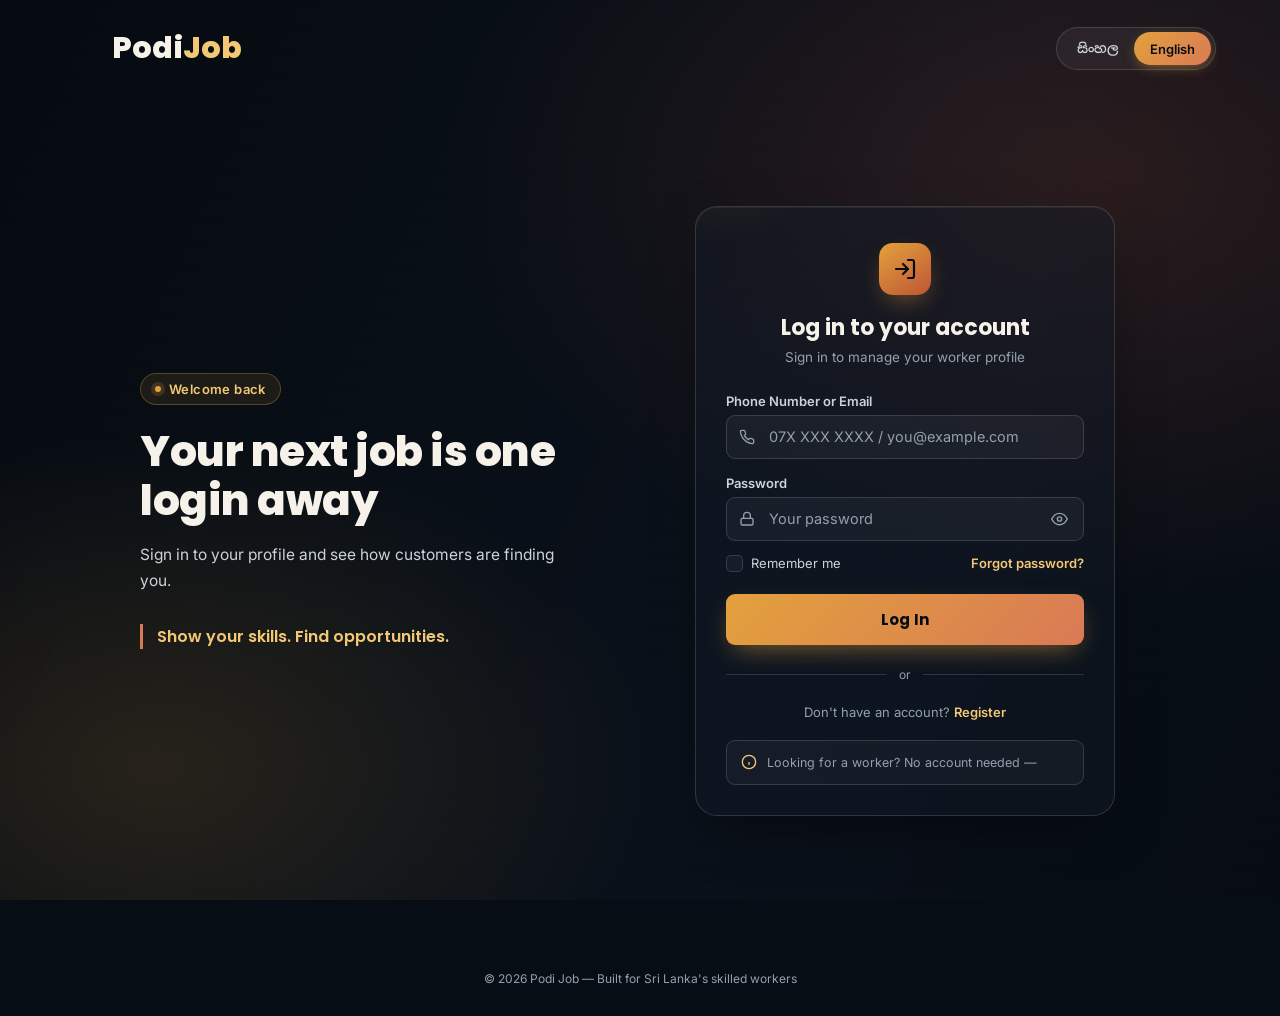
<file: login.html>
<!DOCTYPE html>
<html lang="en">

<head>
    <meta charset="UTF-8">
    <meta name="viewport" content="width=device-width, initial-scale=1.0">
    <title>Podi Job — පිවිසෙන්න / Log In</title>

    <!-- Google Fonts: Poppins (display), Inter (body, Latin), Noto Sans Sinhala (Sinhala script) -->
    <link rel="preconnect" href="https://fonts.googleapis.com">
    <link rel="preconnect" href="https://fonts.gstatic.com" crossorigin>
    <link
        href="https://fonts.googleapis.com/css2?family=Poppins:wght@500;600;700;800&family=Inter:wght@400;500;600;700&family=Noto+Sans+Sinhala:wght@400;500;600;700;800&display=swap"
        rel="stylesheet">
        
        <link rel="icon" type="image/svg+xml" href="logo.svg">

    <style>
        /* ============================================================
     DESIGN TOKENS — same system as the Podi Job registration page
     ============================================================ */
        :root {
            --navy-950: #070d14;
            --navy-900: #0b1420;
            --navy-800: #101d2c;
            --navy-700: #16283a;

            --ivory: #f6f2e9;
            --ivory-dim: #cdd3d9;
            --muted: #93a1ac;

            --amber: #e3a13c;
            --amber-light: #f3c874;
            --brick: #bf5535;
            --brick-light: #d97a56;

            --success: #4caf7d;
            --error: #ff7a68;

            --glass-bg: rgba(18, 28, 40, 0.46);
            --glass-bg-soft: rgba(255, 255, 255, 0.05);
            --glass-border: rgba(255, 255, 255, 0.14);

            --radius-lg: 22px;
            --radius-md: 14px;
            --radius-sm: 9px;

            --shadow-soft: 0 20px 60px -20px rgba(0, 0, 0, 0.55);

            --ease: cubic-bezier(.22, 1, .36, 1);

            --font-display: 'Poppins', 'Noto Sans Sinhala', sans-serif;
            --font-body: 'Inter', 'Noto Sans Sinhala', sans-serif;
        }

        html[lang="si"] {
            --font-display: 'Noto Sans Sinhala', 'Poppins', sans-serif;
            --font-body: 'Noto Sans Sinhala', 'Inter', sans-serif;
        }

        * {
            margin: 0;
            padding: 0;
            box-sizing: border-box;
        }

        html {
            scroll-behavior: smooth;
        }

        body {
            min-height: 100svh;
            font-family: var(--font-body);
            color: var(--ivory);
            background: var(--navy-950);
            overflow-x: hidden;
        }

        @media (prefers-reduced-motion: reduce) {
            * {
                animation-duration: 0.001ms !important;
                animation-iteration-count: 1 !important;
                transition-duration: 0.001ms !important;
                scroll-behavior: auto !important;
            }
        }

        a {
            color: inherit;
            text-decoration: none;
        }

        button {
            font-family: inherit;
            cursor: pointer;
        }

        /* ============================================================
     BACKGROUND
     ============================================================ */
        .bg-photo {
            position: fixed;
            inset: 0;
            z-index: -2;
            background-image: url('https://images.unsplash.com/photo-1529792083865-d23889753466?auto=format&fit=crop&w=2000&q=80');
            background-size: cover;
            background-position: center 30%;
            filter: saturate(1.05);
            transform: scale(1.02);
        }

        .bg-overlay {
            position: fixed;
            inset: 0;
            z-index: -1;
            background:
                radial-gradient(1100px 700px at 86% 20%, rgba(191, 85, 53, 0.18), transparent 60%),
                radial-gradient(900px 600px at 12% 85%, rgba(227, 161, 60, 0.14), transparent 55%),
                linear-gradient(115deg, rgba(6, 10, 16, 0.94) 0%, rgba(9, 15, 23, 0.90) 38%, rgba(11, 18, 28, 0.80) 62%, rgba(7, 12, 19, 0.93) 100%);
        }

        .bg-overlay::after {
            content: "";
            position: absolute;
            inset: 0;
            background: repeating-linear-gradient(0deg, rgba(255, 255, 255, 0.015) 0px, rgba(255, 255, 255, 0.015) 1px, transparent 1px, transparent 3px);
            mix-blend-mode: overlay;
        }

        /* ============================================================
     TOP BAR
     ============================================================ */
        .topbar {
            position: relative;
            z-index: 5;
            display: flex;
            align-items: center;
            justify-content: space-between;
            padding: 26px clamp(20px, 5vw, 64px) 0;
        }

        .logo {
            display: flex;
            align-items: center;
            gap: 10px;
        }

        .logo-mark {
            width: 38px;
            height: 38px;
            border-radius: 10px;

            display: flex;
            align-items: center;
            justify-content: center;

            flex-shrink: 0;
        }

        .logo-mark svg {
            width: 20px;
            height: 20px;
        }

        .logo-text {
            font-family: 'Poppins', sans-serif !important;
            font-weight: 800;
            font-size: 30px;
            letter-spacing: 0.2px;
            color: var(--ivory);
        }

        .logo-text span {
            color: var(--amber-light);
        }

        .lang-toggle {
            display: flex;
            background: var(--glass-bg-soft);
            border: 1px solid var(--glass-border);
            border-radius: 999px;
            padding: 4px;
            backdrop-filter: blur(14px);
            -webkit-backdrop-filter: blur(14px);
        }

        .lang-btn {
            border: none;
            background: transparent;
            color: var(--ivory-dim);
            font-size: 13px;
            font-weight: 600;
            padding: 8px 16px;
            border-radius: 999px;
            transition: all .35s var(--ease);
            font-family: 'Inter', 'Noto Sans Sinhala', sans-serif;
        }

        .lang-btn.active {
            background: linear-gradient(135deg, var(--amber), var(--brick-light));
            color: var(--navy-950);
            box-shadow: 0 4px 14px -4px rgba(227, 161, 60, 0.6);
        }

        .lang-btn:not(.active):hover {
            color: var(--ivory);
        }

        /* ============================================================
     LAYOUT — centered single card (login needs less real estate
     than the two-step registration flow)
     ============================================================ */
        .wrap {
            position: relative;
            z-index: 2;
            min-height: 100svh;
            display: flex;
            align-items: center;
            justify-content: center;
            padding: 40px clamp(20px, 5vw, 64px) 60px;
        }

        .login-layout {
            display: grid;
            grid-template-columns: 1fr 1fr;
            align-items: center;
            gap: 60px;
            max-width: 1000px;
            width: 100%;
        }

        .hero-copy {
            animation: fadeUp .9s var(--ease) both;
        }

        .eyebrow {
            display: inline-flex;
            align-items: center;
            gap: 8px;
            font-size: 13px;
            font-weight: 600;
            letter-spacing: 0.4px;
            color: var(--amber-light);
            background: rgba(227, 161, 60, 0.1);
            border: 1px solid rgba(227, 161, 60, 0.3);
            padding: 7px 14px;
            border-radius: 999px;
            margin-bottom: 22px;
        }

        .eyebrow-dot {
            width: 6px;
            height: 6px;
            border-radius: 50%;
            background: var(--amber);
            box-shadow: 0 0 0 4px rgba(227, 161, 60, 0.18);
        }

        .hero-title {
            font-family: var(--font-display);
            font-weight: 800;
            font-size: clamp(28px, 3.6vw, 42px);
            line-height: 1.18;
            color: var(--ivory);
            max-width: 480px;
            margin-bottom: 16px;
            letter-spacing: -0.5px;
        }

        .hero-sub {
            font-size: 15.5px;
            line-height: 1.7;
            color: var(--ivory-dim);
            max-width: 420px;
            margin-bottom: 30px;
        }

        .tagline {
            font-family: var(--font-display);
            font-weight: 600;
            font-size: 16px;
            color: var(--amber-light);
            border-left: 3px solid var(--brick-light);
            padding-left: 14px;
        }

        .card-outer {
            animation: fadeUp 1s var(--ease) both;
            animation-delay: .1s;
            display: flex;
            justify-content: center;
        }

        .card {
            width: 100%;
            max-width: 420px;
            background: var(--glass-bg);
            border: 1px solid var(--glass-border);
            border-radius: var(--radius-lg);
            backdrop-filter: blur(22px) saturate(140%);
            -webkit-backdrop-filter: blur(22px) saturate(140%);
            box-shadow: var(--shadow-soft), inset 0 1px 0 rgba(255, 255, 255, 0.06);
            padding: 36px 30px 30px;
            position: relative;
            overflow: hidden;
        }

        .card::before {
            content: "";
            position: absolute;
            top: -40%;
            left: -30%;
            width: 280px;
            height: 280px;
            background: radial-gradient(circle, rgba(227, 161, 60, 0.16), transparent 70%);
            pointer-events: none;
        }

        .card-head {
            text-align: center;
            margin-bottom: 28px;
            position: relative;
        }

        .card-icon {
            width: 52px;
            height: 52px;
            border-radius: 14px;
            background: linear-gradient(145deg, var(--amber), var(--brick));
            display: flex;
            align-items: center;
            justify-content: center;
            margin: 0 auto 16px;
            box-shadow: 0 10px 24px -8px rgba(227, 161, 60, 0.5);
        }

        .card-icon svg {
            width: 24px;
            height: 24px;
            color: var(--navy-950);
        }

        .card-title {
            font-family: var(--font-display);
            font-weight: 700;
            font-size: 22px;
            margin-bottom: 5px;
        }

        .card-sub {
            font-size: 13.5px;
            color: var(--muted);
        }

        /* Form fields (shared styling with registration page) */
        .field {
            margin-bottom: 16px;
        }

        .field label {
            display: block;
            font-size: 13px;
            font-weight: 600;
            color: var(--ivory-dim);
            margin-bottom: 6px;
        }

        .input-wrap {
            position: relative;
        }

        .field input {
            width: 100%;
            padding: 12.5px 14px;
            border-radius: var(--radius-sm);
            border: 1px solid var(--glass-border);
            background: rgba(255, 255, 255, 0.045);
            color: var(--ivory);
            font-size: 14.5px;
            font-family: inherit;
            outline: none;
            transition: border-color .25s var(--ease), background .25s var(--ease), box-shadow .25s var(--ease);
        }

        .field input.with-icon {
            padding-left: 42px;
        }

        .field-icon {
            position: absolute;
            left: 13px;
            top: 50%;
            transform: translateY(-50%);
            color: var(--muted);
            pointer-events: none;
            display: flex;
            transition: color .25s var(--ease);
        }

        .field-icon svg {
            width: 16px;
            height: 16px;
        }

        .field input:focus {
            border-color: var(--amber);
            background: rgba(227, 161, 60, 0.06);
            box-shadow: 0 0 0 3px rgba(227, 161, 60, 0.14);
        }

        .field input:focus~.field-icon,
        .input-wrap:focus-within .field-icon {
            color: var(--amber-light);
        }

        .field input::placeholder {
            color: var(--muted);
        }

        .field.has-error input {
            border-color: var(--error);
            background: rgba(255, 122, 104, 0.06);
        }

        .field-error {
            font-size: 12px;
            color: var(--error);
            margin-top: 6px;
            display: none;
            align-items: center;
            gap: 5px;
        }

        .field.has-error .field-error {
            display: flex;
        }

        .toggle-pass {
            position: absolute;
            right: 12px;
            top: 50%;
            transform: translateY(-50%);
            background: none;
            border: none;
            color: var(--muted);
            padding: 4px;
            display: flex;
        }

        .toggle-pass:hover {
            color: var(--ivory);
        }

        .toggle-pass svg {
            width: 17px;
            height: 17px;
        }

        .form-meta {
            display: flex;
            align-items: center;
            justify-content: space-between;
            margin-bottom: 22px;
            margin-top: -2px;
        }

        .remember {
            display: flex;
            align-items: center;
            gap: 8px;
            font-size: 13px;
            color: var(--ivory-dim);
            cursor: pointer;
            user-select: none;
        }

        .remember input {
            appearance: none;
            -webkit-appearance: none;
            width: 17px;
            height: 17px;
            border-radius: 5px;
            border: 1.5px solid var(--glass-border);
            background: rgba(255, 255, 255, 0.04);
            display: flex;
            align-items: center;
            justify-content: center;
            cursor: pointer;
            flex-shrink: 0;
            transition: all .2s var(--ease);
            position: relative;
        }

        .remember input:checked {
            background: linear-gradient(135deg, var(--amber), var(--brick-light));
            border-color: transparent;
        }

        .remember input:checked::after {
            content: "";
            position: absolute;
            left: 5px;
            top: 1.5px;
            width: 4px;
            height: 8px;
            border: solid var(--navy-950);
            border-width: 0 2px 2px 0;
            transform: rotate(45deg);
        }

        .forgot-link {
            font-size: 13px;
            font-weight: 600;
            color: var(--amber-light);
            transition: color .25s var(--ease);
        }

        .forgot-link:hover {
            color: var(--ivory);
            text-decoration: underline;
        }

        .btn {
            width: 100%;
            padding: 14px 20px;
            border-radius: var(--radius-sm);
            border: none;
            font-family: var(--font-display);
            font-weight: 700;
            font-size: 15px;
            letter-spacing: 0.2px;
            transition: transform .25s var(--ease), box-shadow .25s var(--ease), filter .25s var(--ease);
            display: flex;
            align-items: center;
            justify-content: center;
            gap: 8px;
        }

        .btn-primary {
            background: linear-gradient(135deg, var(--amber), var(--brick-light));
            color: var(--navy-950);
            box-shadow: 0 10px 26px -8px rgba(227, 161, 60, 0.55);
        }

        .btn-primary:hover {
            transform: translateY(-2px);
            filter: brightness(1.06);
            box-shadow: 0 14px 30px -8px rgba(227, 161, 60, 0.65);
        }

        .btn-primary:active {
            transform: translateY(0);
        }

        .btn-primary:disabled {
            opacity: .6;
            cursor: not-allowed;
            transform: none;
        }

        .btn-primary .spinner {
            width: 16px;
            height: 16px;
            border-radius: 50%;
            border: 2px solid rgba(7, 13, 20, 0.35);
            border-top-color: var(--navy-950);
            animation: spin .7s linear infinite;
            display: none;
        }

        .btn-primary.loading .spinner {
            display: inline-block;
        }

        .btn-primary.loading .btn-label {
            display: none;
        }

        @keyframes spin {
            to {
                transform: rotate(360deg);
            }
        }

        .divider {
            display: flex;
            align-items: center;
            gap: 12px;
            margin: 22px 0;
            color: var(--muted);
            font-size: 12px;
        }

        .divider::before,
        .divider::after {
            content: "";
            flex: 1;
            height: 1px;
            background: var(--glass-border);
        }

        .divider-note {
            text-align: center;
            font-size: 13px;
            color: var(--muted);
        }

        .divider-note a {
            color: var(--amber-light);
            font-weight: 600;
            transition: color .25s var(--ease);
        }

        .divider-note a:hover {
            color: var(--ivory);
            text-decoration: underline;
        }

        .visitor-note {
            display: flex;
            align-items: flex-start;
            gap: 10px;
            background: rgba(255, 255, 255, 0.035);
            border: 1px solid var(--glass-border);
            border-radius: var(--radius-sm);
            padding: 12px 14px;
            margin-top: 20px;
            font-size: 12.5px;
            line-height: 1.55;
            color: var(--muted);
        }

        .visitor-note svg {
            width: 16px;
            height: 16px;
            flex-shrink: 0;
            margin-top: 1px;
            color: var(--amber-light);
        }

        .visitor-note a {
            color: var(--amber-light);
            font-weight: 600;
        }

        .visitor-note a:hover {
            text-decoration: underline;
        }

        /* Success overlay */
        .success-overlay {
            position: absolute;
            inset: 0;
            background: var(--glass-bg);
            backdrop-filter: blur(22px) saturate(140%);
            -webkit-backdrop-filter: blur(22px) saturate(140%);
            border-radius: var(--radius-lg);
            display: flex;
            flex-direction: column;
            align-items: center;
            justify-content: center;
            text-align: center;
            padding: 40px 30px;
            opacity: 0;
            pointer-events: none;
            transform: scale(0.96);
            transition: opacity .4s var(--ease), transform .4s var(--ease);
        }

        .success-overlay.show {
            opacity: 1;
            pointer-events: auto;
            transform: scale(1);
        }

        .success-btn {
            margin-top: 26px;
            padding: 13px 34px;

            border: 1px solid rgba(255, 255, 255, 0.18);
            border-radius: 999px;

            background: linear-gradient(135deg,
                    var(--success),
                    #3a8f66);

            color: #fff;

            font-family: var(--font-display);
            font-size: 14px;
            font-weight: 700;

            letter-spacing: .3px;

            cursor: pointer;

            display: inline-flex;
            align-items: center;
            justify-content: center;
            gap: 8px;

            box-shadow:
                0 12px 30px -10px rgba(76, 175, 125, 0.65);

            transition:
                transform .3s var(--ease),
                box-shadow .3s var(--ease),
                filter .3s var(--ease);
        }


        .success-btn:hover {

            transform: translateY(-3px);

            filter: brightness(1.08);

            box-shadow:
                0 18px 40px -12px rgba(76, 175, 125, 0.8);

        }


        .success-btn:active {

            transform: translateY(0);

        }


        /* Optional icon inside button */

        .success-btn svg {

            width: 17px;
            height: 17px;

        }

        .success-icon {
            width: 66px;
            height: 66px;
            border-radius: 50%;
            background: linear-gradient(135deg, var(--success), #3a8f66);
            display: flex;
            align-items: center;
            justify-content: center;
            margin-bottom: 18px;
            box-shadow: 0 10px 26px -8px rgba(76, 175, 125, 0.55);
            animation: pop .5s var(--ease) both .15s;
        }

        .success-icon svg {
            width: 30px;
            height: 30px;
            color: #fff;
        }

        .success-title {
            font-family: var(--font-display);
            font-weight: 700;
            font-size: 20px;
            margin-bottom: 8px;
        }

        .success-msg {
            font-size: 14px;
            color: var(--ivory-dim);
            line-height: 1.6;
            max-width: 300px;
        }

        @keyframes pop {
            0% {
                transform: scale(0.4);
                opacity: 0;
            }

            70% {
                transform: scale(1.08);
            }

            100% {
                transform: scale(1);
                opacity: 1;
            }
        }

        @keyframes fadeUp {
            from {
                opacity: 0;
                transform: translateY(18px);
            }

            to {
                opacity: 1;
                transform: translateY(0);
            }
        }

        @keyframes shake {

            10%,
            90% {
                transform: translateX(-1px);
            }

            20%,
            80% {
                transform: translateX(2px);
            }

            30%,
            50%,
            70% {
                transform: translateX(-4px);
            }

            40%,
            60% {
                transform: translateX(4px);
            }
        }

        .shake {
            animation: shake .5s;
        }

        footer.page-footer {
            position: relative;
            z-index: 2;
            text-align: center;
            font-size: 12px;
            color: var(--muted);
            padding: 0 20px 30px;
        }

        /* ============================================================
     RESPONSIVE
     ============================================================ */
        @media (max-width:900px) {
            .login-layout {
                grid-template-columns: 1fr;
                gap: 34px;
            }

            .hero-copy {
                text-align: center;
                order: 1;
            }

            .eyebrow,
            .hero-title,
            .hero-sub {
                margin-left: auto;
                margin-right: auto;
            }

            .tagline {
                margin-left: auto;
                margin-right: auto;
                border-left: none;
                border-top: 2px solid var(--brick-light);
                padding-left: 0;
                padding-top: 10px;
                display: inline-block;
            }

            .card-outer {
                order: 2;
            }
        }

        @media (max-width:520px) {
            .topbar {
                padding: 20px 16px 0;
            }

            .wrap {
                padding: 24px 16px 40px;
            }

            .card {
                padding: 28px 20px 24px;
            }

            .hero-title {
                font-size: 25px;
            }

            .logo-text {
                font-size: 18px;
            }
        }
    </style>
</head>

<body>

    <div class="bg-photo" aria-hidden="true"></div>
    <div class="bg-overlay" aria-hidden="true"></div>

    <!-- ================= TOP BAR ================= -->
    <div class="topbar">
        <div class="logo">
            <div class="logo-mark">

            </div>
            <div class="logo-text">Podi<span>Job</span></div>
        </div>

        <div class="lang-toggle" role="group" aria-label="Language">
            <button class="lang-btn" id="btnSi" onclick="setLang('si')">සිංහල</button>
            <button class="lang-btn" id="btnEn" onclick="setLang('en')">English</button>
        </div>
    </div>

    <!-- ================= MAIN LAYOUT ================= -->
    <div class="wrap">
        <div class="login-layout">

            <!-- LEFT: hero copy -->
            <section class="hero-copy">
                <div class="eyebrow"><span class="eyebrow-dot"></span><span data-i18n="eyebrow">නැවත සාදරයෙන්
                        පිළිගනිමු</span></div>
                <h1 class="hero-title" data-i18n="heroTitle">ඔබගේ ඊළඟ රැකියාව එක් පිවිසුමකින්</h1>
                <p class="hero-sub" data-i18n="heroSub">ඔබගේ පැතිකඩට පිවිසී, පාරිභෝගිකයන් ඔබව සොයාගන්නා ආකාරය බලන්න.</p>
                <div class="tagline" data-i18n="tagline">ඔබගේ දක්ෂතා පෙන්වන්න. අවස්ථා සොයාගන්න.</div>
            </section>

            <!-- RIGHT: glass card login form -->
            <section class="card-outer">
                <div class="card">

                    <div class="card-head">
                        <div class="card-icon">
                            <svg viewBox="0 0 24 24" fill="none" stroke="currentColor" stroke-width="2.2"
                                stroke-linecap="round" stroke-linejoin="round">
                                <path d="M15 3h4a2 2 0 0 1 2 2v14a2 2 0 0 1-2 2h-4" />
                                <polyline points="10 17 15 12 10 7" />
                                <line x1="15" y1="12" x2="3" y2="12" />
                            </svg>
                        </div>
                        <div class="card-title" data-i18n="cardTitle">ගිණුමට පිවිසෙන්න</div>
                        <div class="card-sub" data-i18n="cardSub">ඔබගේ පැතිකඩ කළමනාකරණය කිරීමට පිවිසෙන්න</div>
                    </div>

                    <form id="loginForm" novalidate>

                        <div class="field" id="f-identifier">
                            <label data-i18n="identifier">දුරකථන අංකය හෝ විද්‍යුත් තැපෑල</label>
                            <div class="input-wrap">
                                <span class="field-icon">
                                    <svg viewBox="0 0 24 24" fill="none" stroke="currentColor" stroke-width="2">
                                        <path
                                            d="M22 16.92v3a2 2 0 0 1-2.18 2 19.79 19.79 0 0 1-8.63-3.07 19.5 19.5 0 0 1-6-6 19.79 19.79 0 0 1-3.07-8.67A2 2 0 0 1 4.11 2h3a2 2 0 0 1 2 1.72c.127.96.362 1.903.7 2.81a2 2 0 0 1-.45 2.11L8.09 9.91a16 16 0 0 0 6 6l1.27-1.27a2 2 0 0 1 2.11-.45c.907.338 1.85.573 2.81.7A2 2 0 0 1 22 16.92z" />
                                    </svg>
                                </span>
                                <input type="text" id="identifier" class="with-icon" autocomplete="username"
                                    data-i18n-ph="identifierPh" placeholder="07X XXX XXXX / you@example.com">
                            </div>
                            <div class="field-error"><svg width="13" height="13" viewBox="0 0 24 24" fill="none"
                                    stroke="currentColor" stroke-width="2.5">
                                    <circle cx="12" cy="12" r="10" />
                                    <line x1="12" y1="8" x2="12" y2="13" />
                                    <line x1="12" y1="16" x2="12.01" y2="16" />
                                </svg><span data-i18n="identifierError">දුරකථන අංකයක් හෝ විද්‍යුත් තැපෑලක් ඇතුළත්
                                    කරන්න</span></div>
                        </div>

                        <div class="field" id="f-password">
                            <label data-i18n="password">මුරපදය</label>
                            <div class="input-wrap">
                                <span class="field-icon">
                                    <svg viewBox="0 0 24 24" fill="none" stroke="currentColor" stroke-width="2">
                                        <rect x="3" y="11" width="18" height="10" rx="2" />
                                        <path d="M7 11V7a5 5 0 0 1 10 0v4" />
                                    </svg>
                                </span>
                                <input type="password" id="password" class="with-icon" autocomplete="current-password"
                                    data-i18n-ph="passwordPh" placeholder="ඔබගේ මුරපදය">
                                <button type="button" class="toggle-pass" onclick="togglePass('password',this)"
                                    aria-label="Show password" style="right:12px;">
                                    <svg viewBox="0 0 24 24" fill="none" stroke="currentColor" stroke-width="2">
                                        <path d="M1 12s4-8 11-8 11 8 11 8-4 8-11 8-11-8-11-8z" />
                                        <circle cx="12" cy="12" r="3" />
                                    </svg>
                                </button>
                            </div>
                            <div class="field-error"><svg width="13" height="13" viewBox="0 0 24 24" fill="none"
                                    stroke="currentColor" stroke-width="2.5">
                                    <circle cx="12" cy="12" r="10" />
                                    <line x1="12" y1="8" x2="12" y2="13" />
                                    <line x1="12" y1="16" x2="12.01" y2="16" />
                                </svg><span data-i18n="passwordError">කරුණාකර ඔබගේ මුරපදය ඇතුළත් කරන්න</span></div>
                        </div>

                        <div class="form-meta">
                            <label class="remember">
                                <input type="checkbox" id="rememberMe">
                                <span data-i18n="rememberMe">මතක තබාගන්න</span>
                            </label>
                            <a href="#" class="forgot-link" data-i18n="forgotPassword">මුරපදය අමතකද?</a>
                        </div>

                        <button type="submit" class="btn btn-primary" id="submitBtn">
                            <span class="btn-label" data-i18n="loginBtn">පිවිසෙන්න</span>
                            <span class="spinner"></span>
                        </button>

                        <div class="divider"><span data-i18n="dividerText">හෝ</span></div>

                        <div class="divider-note">
                            <span data-i18n="noAccount">ගිණුමක් නොමැතිද?</span>
                            <a href="index.html" data-i18n="registerLink">ලියාපදිංචි වන්න</a>
                        </div>

                        <div class="visitor-note">
                            <svg viewBox="0 0 24 24" fill="none" stroke="currentColor" stroke-width="2">
                                <circle cx="12" cy="12" r="10" />
                                <line x1="12" y1="16" x2="12" y2="12" />
                                <line x1="12" y1="8" x2="12.01" y2="8" />
                            </svg>
                            <span data-i18n="visitorNote">වෘත්තිකයෙකු සොයනවාද? ගිණුමක් අවශ්‍ය නැත — <a href="#"
                                    data-i18n="browseLink">කම්කරුවන් පිරික්සන්න</a>.</span>
                        </div>

                    </form>

                    <!-- success state -->
                    <div class="success-overlay" id="successOverlay">
                        <div class="success-icon">
                            <svg viewBox="0 0 24 24" fill="none" stroke="currentColor" stroke-width="2.6"
                                stroke-linecap="round" stroke-linejoin="round">
                                <polyline points="20 6 9 17 4 12" />
                            </svg>
                        </div>
                        <div class="success-title" data-i18n="successTitle">සාදරයෙන් පිළිගනිමු!</div>
                        <p class="success-msg" data-i18n="successMsg">ඔබ සාර්ථකව පිවිසුණි. ඔබගේ පැතිකඩ වෙත යොමු
                            කරමින්...</p>


                        <button class="success-btn" onclick="goToProfile()">
                            <span data-i18n="completeProfile">
                                පැතිකඩ යන්න
                            </span>

                            <svg viewBox="0 0 24 24" fill="none" stroke="currentColor" stroke-width="2.5"
                                stroke-linecap="round" stroke-linejoin="round">

                                <polyline points="9 18 15 12 9 6"></polyline>

                            </svg>

                        </button>
                    </div>

                </div>
            </section>

        </div>
    </div>

    <footer class="page-footer">© 2026 Podi Job — <span data-i18n="footerNote">ශ්‍රී ලංකාවේ දක්ෂ කම්කරුවන් සඳහා</span>
    </footer>

    <script>

        function goToProfile() {
            window.location.href = "home.html";
        }
        /* ============================================================
           TRANSLATIONS
           ============================================================ */
        const translations = {
            si: {
                eyebrow: "නැවත සාදරයෙන් පිළිගනිමු",
                heroTitle: "ඔබගේ ඊළඟ රැකියාව එක් පිවිසුමකින්",
                heroSub: "ඔබගේ පැතිකඩට පිවිසී, පාරිභෝගිකයන් ඔබව සොයාගන්නා ආකාරය බලන්න.",
                tagline: "ඔබගේ දක්ෂතා පෙන්වන්න. අවස්ථා සොයාගන්න.",
                cardTitle: "ගිණුමට පිවිසෙන්න",
                cardSub: "ඔබගේ පැතිකඩ කළමනාකරණය කිරීමට පිවිසෙන්න",
                identifier: "දුරකථන අංකය හෝ විද්‍යුත් තැපෑල",
                identifierPh: "07X XXX XXXX / you@example.com",
                identifierError: "දුරකථන අංකයක් හෝ විද්‍යුත් තැපෑලක් ඇතුළත් කරන්න",
                password: "මුරපදය",
                passwordPh: "ඔබගේ මුරපදය",
                passwordError: "කරුණාකර ඔබගේ මුරපදය ඇතුළත් කරන්න",
                rememberMe: "මතක තබාගන්න",
                forgotPassword: "මුරපදය අමතකද?",
                loginBtn: "පිවිසෙන්න",
                dividerText: "හෝ",
                noAccount: "ගිණුමක් නොමැතිද?",
                registerLink: "ලියාපදිංචි වන්න",
                visitorNote: "වෘත්තිකයෙකු සොයනවාද? ගිණුමක් අවශ්‍ය නැත —",
                browseLink: "කම්කරුවන් පිරික්සන්න",
                successTitle: "සාදරයෙන් පිළිගනිමු!",
                successMsg: "ඔබ සාර්ථකව පිවිසුණි. ඔබගේ පැතිකඩ වෙත යොමු කරමින්...",
                completeProfile: "පැතිකඩ යන්න",
                footerNote: "ශ්‍රී ලංකාවේ දක්ෂ කම්කරුවන් සඳහා"
            },
            en: {
                eyebrow: "Welcome back",
                heroTitle: "Your next job is one login away",
                heroSub: "Sign in to your profile and see how customers are finding you.",
                tagline: "Show your skills. Find opportunities.",
                cardTitle: "Log in to your account",
                cardSub: "Sign in to manage your worker profile",
                identifier: "Phone Number or Email",
                identifierPh: "07X XXX XXXX / you@example.com",
                identifierError: "Enter your phone number or email",
                password: "Password",
                passwordPh: "Your password",
                passwordError: "Please enter your password",
                rememberMe: "Remember me",
                forgotPassword: "Forgot password?",
                loginBtn: "Log In",
                dividerText: "or",
                noAccount: "Don't have an account?",
                registerLink: "Register",
                visitorNote: "Looking for a worker? No account needed —",
                browseLink: "browse worker profiles",
                successTitle: "Welcome back!",
                successMsg: "You've signed in successfully. Redirecting to your profile...",
                completeProfile: "Go To profile",
                footerNote: "Built for Sri Lanka's skilled workers"
            }
        };

        let currentLang = "si";

        /* ---------- Language switching ---------- */
        function setLang(lang) {
            currentLang = lang;
            document.documentElement.lang = lang;
            document.getElementById("btnSi").classList.toggle("active", lang === "si");
            document.getElementById("btnEn").classList.toggle("active", lang === "en");

            document.querySelectorAll("[data-i18n]").forEach(el => {
                const key = el.getAttribute("data-i18n");
                if (translations[lang][key] !== undefined) el.textContent = translations[lang][key];
            });
            document.querySelectorAll("[data-i18n-ph]").forEach(el => {
                const key = el.getAttribute("data-i18n-ph");
                if (translations[lang][key] !== undefined) el.setAttribute("placeholder", translations[lang][key]);
            });
        }

        /* ---------- Password visibility ---------- */
        function togglePass(id, btn) {
            const input = document.getElementById(id);
            const isPass = input.type === "password";
            input.type = isPass ? "text" : "password";
            btn.innerHTML = isPass
                ? '<svg viewBox="0 0 24 24" fill="none" stroke="currentColor" stroke-width="2"><path d="M17.94 17.94A10.9 10.9 0 0 1 12 20c-7 0-11-8-11-8a18.6 18.6 0 0 1 5.06-5.94M9.9 4.24A10.9 10.9 0 0 1 12 4c7 0 11 8 11 8a18.7 18.7 0 0 1-2.16 3.19M14.12 14.12a3 3 0 1 1-4.24-4.24"/><line x1="1" y1="1" x2="23" y2="23"/></svg>'
                : '<svg viewBox="0 0 24 24" fill="none" stroke="currentColor" stroke-width="2"><path d="M1 12s4-8 11-8 11 8 11 8-4 8-11 8-11-8-11-8z"/><circle cx="12" cy="12" r="3"/></svg>';
        }

        /* ---------- Validation helpers ---------- */
        function setFieldError(fieldId, show) {
            document.getElementById(fieldId).classList.toggle("has-error", show);
        }
        function validateIdentifier(value) {
            const cleaned = value.replace(/\s|-/g, "");
            const isPhone = /^(?:\+94|0)[1-9][0-9]{8}$/.test(cleaned);
            const isEmail = /^[^\s@]+@[^\s@]+\.[^\s@]+$/.test(value);
            return isPhone || isEmail;
        }

        /* ---------- Form submit ---------- */
        document.getElementById("loginForm").addEventListener("submit", function (e) {
            e.preventDefault();

            const identifier = document.getElementById("identifier").value.trim();
            const password = document.getElementById("password").value;

            let valid = true;

            const idOk = identifier.length > 0 && validateIdentifier(identifier);
            setFieldError("f-identifier", !idOk);
            if (!idOk) valid = false;

            const passOk = password.length > 0;
            setFieldError("f-password", !passOk);
            if (!passOk) valid = false;

            if (!valid) {
                const firstError = document.querySelector(".field.has-error");
                if (firstError) {
                    firstError.classList.add("shake");
                    setTimeout(() => firstError.classList.remove("shake"), 500);
                }
                return;
            }

            // Simulate authentication (no backend in this demo)
            const submitBtn = document.getElementById("submitBtn");
            submitBtn.classList.add("loading");
            submitBtn.disabled = true;
            setTimeout(() => {
                submitBtn.classList.remove("loading");
                document.getElementById("successOverlay").classList.add("show");
            }, 900);
        });

        /* Clear field error as the user types */
        ["identifier", "password"].forEach(id => {
            document.getElementById(id).addEventListener("input", () => {
                document.getElementById(id).closest(".field").classList.remove("has-error");
            });
        });

        /* ---------- Init ---------- */
        setLang("en");
    </script>
</body>

</html>
</file>
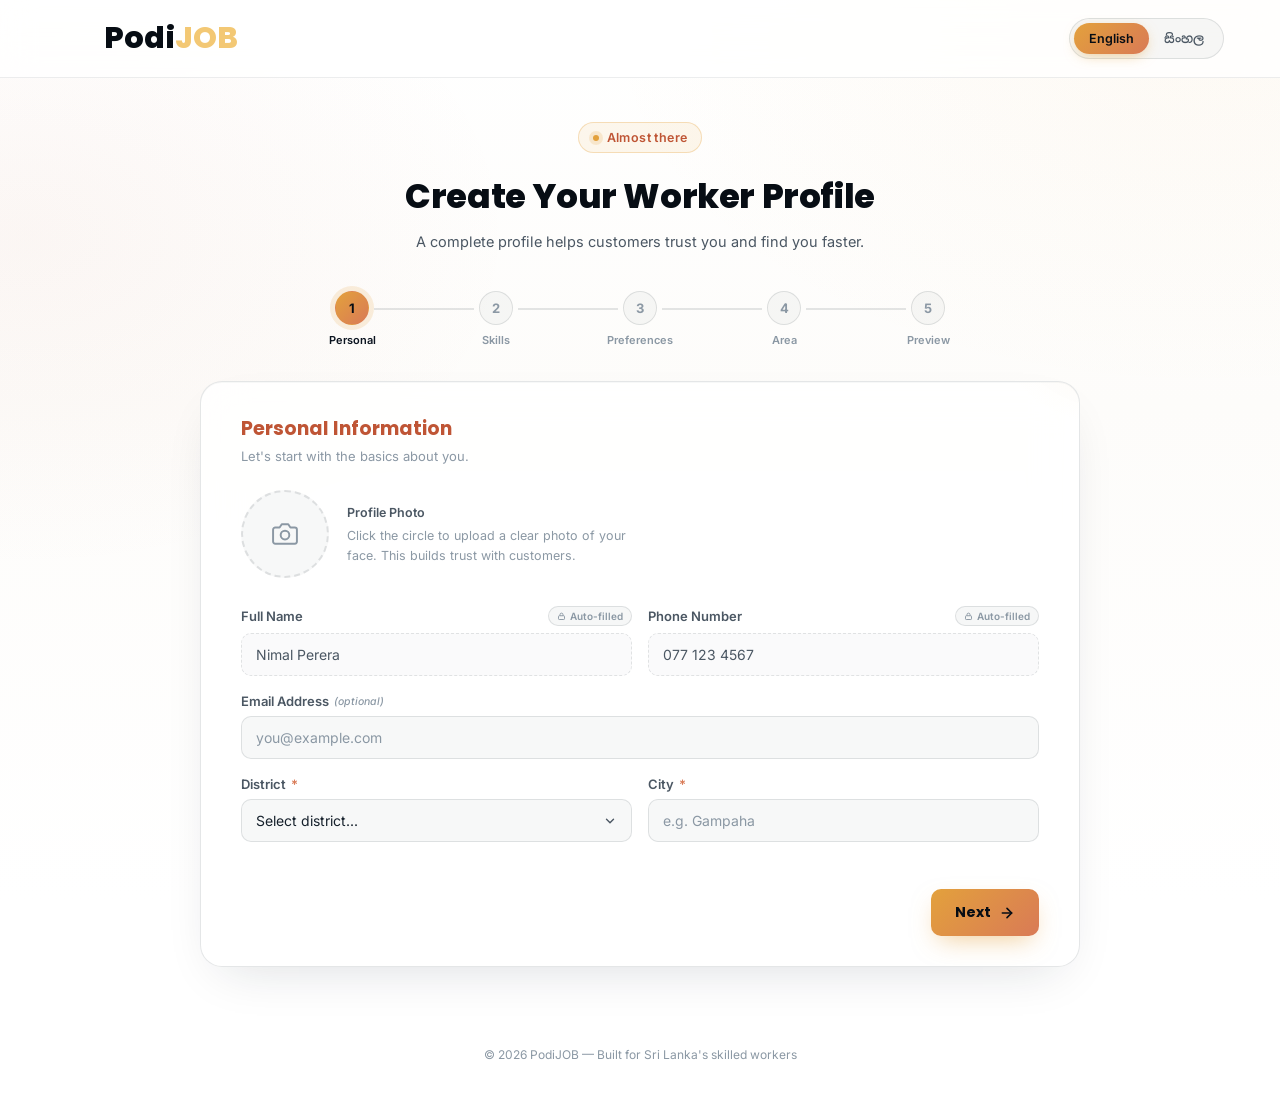
<file: workerprofileupdate.html>
<!DOCTYPE html>
<html lang="en">

<head>
    <meta charset="UTF-8">
    <meta name="viewport" content="width=device-width, initial-scale=1.0">
    <title>PodiJOB — Create Your Worker Profile</title>

    <link rel="preconnect" href="https://fonts.googleapis.com">
    <link rel="preconnect" href="https://fonts.gstatic.com" crossorigin>
    <link
        href="https://fonts.googleapis.com/css2?family=Poppins:wght@500;600;700;800&family=Inter:wght@400;500;600;700&family=Noto+Sans+Sinhala:wght@400;500;600;700;800&display=swap"
        rel="stylesheet">

    <style>
        /* ============================================================
     DESIGN TOKENS — shared PodiJOB system
     (Light / white-background theme — same brand colors, new surface)
     ============================================================ */
        :root {
            --navy-950: #070d14;
            --navy-900: #0b1420;
            --navy-800: #101d2c;
            --navy-700: #16283a;

            /* Text tokens — repurposed from the original palette.
               On the dark theme these were "light text on dark surfaces";
               on this white theme every surface is light, so the same
               tokens now serve as "dark text on light surfaces". */
            --ivory: #16212c;
            --ivory-dim: #4b5763;
            --muted: #8b98a4;

            --amber: #e3a13c;
            --amber-light: #f3c874;
            --brick: #bf5535;
            --brick-light: #d97a56;

            --success: #4caf7d;
            --busy: #e3a13c;
            --unavailable: #8a95a1;
            --error: #e2523d;

            --paper: #ffffff;
            --paper-soft: #fbfaf7;

            --glass-bg: rgba(255, 255, 255, 0.86);
            --glass-bg-soft: rgba(16, 29, 44, 0.035);
            --glass-card: rgba(16, 29, 44, 0.025);
            --glass-border: rgba(16, 29, 44, 0.11);

            --radius-lg: 22px;
            --radius-md: 15px;
            --radius-sm: 10px;

            --shadow-soft: 0 20px 50px -22px rgba(16, 29, 44, 0.16);
            --shadow-tile: 0 10px 24px -14px rgba(16, 29, 44, 0.13);

            --ease: cubic-bezier(.22, 1, .36, 1);

            --font-display: 'Poppins', 'Noto Sans Sinhala', sans-serif;
            --font-body: 'Inter', 'Noto Sans Sinhala', sans-serif;
        }

        html[lang="si"] {
            --font-display: 'Noto Sans Sinhala', 'Poppins', sans-serif;
            --font-body: 'Noto Sans Sinhala', 'Inter', sans-serif;
        }

        * {
            margin: 0;
            padding: 0;
            box-sizing: border-box;
        }

        html {
            scroll-behavior: smooth;
        }

        body {
            min-height: 100svh;
            font-family: var(--font-body);
            color: var(--ivory);
            background: var(--paper);
            overflow-x: hidden;
        }

        @media (prefers-reduced-motion: reduce) {
            * {
                animation-duration: 0.001ms !important;
                animation-iteration-count: 1 !important;
                transition-duration: 0.001ms !important;
                scroll-behavior: auto !important;
            }
        }

        a {
            color: inherit;
            text-decoration: none;
        }

        button {
            font-family: inherit;
            cursor: pointer;
        }

        ::selection {
            background: rgba(227, 161, 60, 0.28);
        }

        /* ============================================================
     BACKGROUND — clean white, with a whisper of the brand accents
     ============================================================ */
        .bg-photo {
            display: none;
        }

        .bg-overlay {
            position: fixed;
            inset: 0;
            z-index: -1;
            background:
                radial-gradient(1100px 680px at 94% 2%, rgba(227, 161, 60, 0.055), transparent 55%),
                radial-gradient(900px 620px at 2% 26%, rgba(191, 85, 53, 0.045), transparent 55%),
                linear-gradient(180deg, #ffffff 0%, #fdfcfa 45%, #ffffff 100%);
        }

        /* ============================================================
     TOP BAR
     ============================================================ */
        .topbar {
            position: sticky;
            top: 0;
            z-index: 40;
            display: flex;
            align-items: center;
            justify-content: space-between;
            padding: 16px clamp(18px, 5vw, 56px);
            background: rgba(255, 255, 255, 0.78);
            backdrop-filter: blur(16px) saturate(140%);
            -webkit-backdrop-filter: blur(16px) saturate(140%);
            border-bottom: 1px solid rgba(16, 29, 44, 0.08);
        }

        .logo {
            display: flex;
            align-items: center;
            gap: 10px;
        }

        .logo-mark {
            width: 38px;
            height: 38px;
            border-radius: 10px;

            display: flex;
            align-items: center;
            justify-content: center;

            flex-shrink: 0;
        }

        .logo-mark svg {
            width: 20px;
            height: 20px;
        }

        .logo-text {
            font-family: 'Poppins', sans-serif !important;
            font-weight: 800;
            font-size: 30px;
            letter-spacing: 0.2px;
            color: var(--navy-950);
        }

           @media (max-width:520px) {
           

            .logo-text {
                font-size: 18px;
            }
        }

        .logo-text span {
            color: var(--amber-light);
        }

        .lang-toggle {
            display: flex;
            background: var(--glass-bg-soft);
            border: 1px solid var(--glass-border);
            border-radius: 999px;
            padding: 4px;
        }

        .lang-btn {
            border: none;
            background: transparent;
            color: var(--ivory-dim);
            font-size: 12.5px;
            font-weight: 600;
            padding: 7px 15px;
            border-radius: 999px;
            transition: all .35s var(--ease);
            font-family: 'Inter', 'Noto Sans Sinhala', sans-serif;
        }

        .lang-btn.active {
            background: linear-gradient(135deg, var(--amber), var(--brick-light));
            color: var(--navy-950);
            box-shadow: 0 4px 14px -4px rgba(227, 161, 60, 0.6);
        }

        .lang-btn:not(.active):hover {
            color: var(--ivory);
        }

        /* ============================================================
     PAGE HEADER
     ============================================================ */
        .page-head {
            position: relative;
            z-index: 2;
            text-align: center;
            padding: 44px 20px 8px;
        }

        .eyebrow {
            display: inline-flex;
            align-items: center;
            gap: 8px;
            font-size: 12.5px;
            font-weight: 600;
            letter-spacing: 0.4px;
            color: var(--brick);
            background: rgba(227, 161, 60, 0.09);
            border: 1px solid rgba(227, 161, 60, 0.3);
            padding: 7px 14px;
            border-radius: 999px;
            margin-bottom: 18px;
        }

        .eyebrow-dot {
            width: 6px;
            height: 6px;
            border-radius: 50%;
            background: var(--amber);
            box-shadow: 0 0 0 4px rgba(227, 161, 60, 0.18);
        }

        .page-title {
            font-family: var(--font-display);
            font-weight: 800;
            font-size: clamp(24px, 3.6vw, 34px);
            margin-bottom: 8px;
            letter-spacing: -0.4px;
            color: var(--navy-950);
        }

        .page-sub {
            font-size: 14.5px;
            color: var(--ivory-dim);
            max-width: 480px;
            margin: 0 auto;
            line-height: 1.6;
        }

        /* ============================================================
     STEPPER
     ============================================================ */
        .stepper-wrap {
            position: relative;
            z-index: 2;
            max-width: 760px;
            margin: 30px auto 0;
            padding: 0 20px;
        }

        .stepper {
            display: flex;
            align-items: flex-start;
            justify-content: space-between;
        }

        .step-item {
            display: flex;
            flex-direction: column;
            align-items: center;
            gap: 8px;
            flex: 1;
            position: relative;
        }

        .step-node {
            width: 34px;
            height: 34px;
            border-radius: 50%;
            border: 1.5px solid var(--glass-border);
            background: rgba(16, 29, 44, 0.03);
            display: flex;
            align-items: center;
            justify-content: center;
            font-size: 13px;
            font-weight: 700;
            color: var(--muted);
            transition: all .4s var(--ease);
            position: relative;
            z-index: 2;
            flex-shrink: 0;
        }

        .step-node.done {
            background: linear-gradient(135deg, var(--amber), var(--brick-light));
            border-color: transparent;
            color: var(--navy-950);
        }

        .step-node.current {
            background: linear-gradient(135deg, var(--amber), var(--brick-light));
            border-color: transparent;
            color: var(--navy-950);
            box-shadow: 0 0 0 5px rgba(227, 161, 60, 0.16);
        }

        .step-node svg {
            width: 15px;
            height: 15px;
        }

        .step-label {
            font-size: 11px;
            font-weight: 600;
            color: var(--muted);
            text-align: center;
            transition: color .4s var(--ease);
            white-space: nowrap;
        }

        .step-label.active {
            color: var(--navy-900);
        }

        .step-line {
            position: absolute;
            top: 17px;
            left: calc(50% + 22px);
            right: calc(-50% + 22px);
            height: 1.5px;
            background: var(--glass-border);
            z-index: 1;
            overflow: hidden;
        }

        .step-item:last-child .step-line {
            display: none;
        }

        .step-line::after {
            content: "";
            position: absolute;
            inset: 0;
            background: linear-gradient(90deg, var(--amber), var(--brick-light));
            transform: scaleX(0);
            transform-origin: left;
            transition: transform .5s var(--ease);
        }

        .step-line.filled::after {
            transform: scaleX(1);
        }

        @media (max-width:560px) {
            .step-label {
                display: none;
            }

            .step-node {
                width: 30px;
                height: 30px;
                font-size: 12px;
            }

            .step-line {
                top: 15px;
            }
        }

        /* ============================================================
     LAYOUT
     ============================================================ */
        .content-wrap {
            position: relative;
            z-index: 2;
            max-width: 920px;
            margin: 0 auto;
            padding: 34px 20px 80px;
            display: grid;
            grid-template-columns: 1fr;
            gap: 24px;
        }

        .card {
            background: var(--glass-bg);
            border: 1px solid var(--glass-border);
            border-radius: var(--radius-lg);
            backdrop-filter: blur(22px) saturate(140%);
            -webkit-backdrop-filter: blur(22px) saturate(140%);
            box-shadow: var(--shadow-soft), inset 0 1px 0 rgba(16, 29, 44, 0.03);
            padding: 32px clamp(20px, 4vw, 40px) 30px;
            position: relative;
            overflow: hidden;
            animation: fadeUp .5s var(--ease) both;
        }

        .card::before {
            content: "";
            position: absolute;
            top: -40%;
            right: -20%;
            width: 280px;
            height: 280px;
            background: radial-gradient(circle, rgba(227, 161, 60, 0.10), transparent 70%);
            pointer-events: none;
        }

        .step-heading {
            margin-bottom: 26px;
        }

        .step-heading h2 {
            font-family: var(--font-display);
            font-weight: 700;
            font-size: 19px;
            margin-bottom: 5px;
            color: var(--brick);
        }

        .step-heading p {
            font-size: 13px;
            color: var(--muted);
        }

        .section-block {
            margin-bottom: 28px;
        }

        .section-block:last-child {
            margin-bottom: 0;
        }

        .section-title {
            font-size: 11.5px;
            font-weight: 700;
            letter-spacing: 0.5px;
            text-transform: uppercase;
            color: var(--brick);
            margin-bottom: 16px;
            display: flex;
            align-items: center;
            gap: 8px;
        }

        .section-title svg {
            width: 14px;
            height: 14px;
        }

        .field-grid {
            display: grid;
            grid-template-columns: 1fr 1fr;
            gap: 16px;
        }

        @media (max-width:640px) {
            .field-grid {
                grid-template-columns: 1fr;
            }
        }

        .field {
            margin-bottom: 17px;
        }

        .field.full {
            grid-column: 1/-1;
        }

        .field label {
            display: flex;
            align-items: center;
            gap: 5px;
            font-size: 13px;
            font-weight: 600;
            color: var(--ivory-dim);
            margin-bottom: 7px;
        }

        .req-star {
            color: var(--brick-light);
            font-size: 13px;
        }

        .opt-tag {
            font-size: 10.5px;
            font-weight: 500;
            color: var(--muted);
            font-style: italic;
        }

        .field input[type="text"],
        .field input[type="email"],
        .field input[type="tel"],
        .field input[type="number"],
        .field select,
        .field textarea {
            width: 100%;
            padding: 12px 14px;
            border-radius: var(--radius-sm);
            border: 1px solid var(--glass-border);
            background: rgba(16, 29, 44, 0.03);
            color: var(--ivory);
            font-size: 14px;
            font-family: inherit;
            outline: none;
            transition: border-color .25s var(--ease), background .25s var(--ease), box-shadow .25s var(--ease);
        }

        .field textarea {
            resize: vertical;
            min-height: 100px;
            line-height: 1.6;
        }

        .field select {
            appearance: none;
            -webkit-appearance: none;
            background-image: url("data:image/svg+xml;utf8,<svg xmlns='http://www.w3.org/2000/svg' width='14' height='14' viewBox='0 0 24 24' fill='none' stroke='%234b5763' stroke-width='2.4' stroke-linecap='round' stroke-linejoin='round'><polyline points='6 9 12 15 18 9'/></svg>");
            background-repeat: no-repeat;
            background-position: right 14px center;
            padding-right: 36px;
            cursor: pointer;
        }

        .field select option {
            background: var(--paper);
            color: var(--ivory);
        }

        .field input::placeholder,
        .field textarea::placeholder {
            color: var(--muted);
        }

        .field input:focus,
        .field select:focus,
        .field textarea:focus {
            border-color: var(--amber);
            background: rgba(227, 161, 60, 0.06);
            box-shadow: 0 0 0 3px rgba(227, 161, 60, 0.13);
        }

        .field.locked input {
            background: rgba(16, 29, 44, 0.02);
            color: var(--ivory-dim);
            border-style: dashed;
        }

        .field-hint {
            font-size: 11.5px;
            color: var(--muted);
            margin-top: 6px;
        }

        .field.has-error input,
        .field.has-error select,
        .field.has-error textarea {
            border-color: var(--error);
            background: rgba(226, 82, 61, 0.055);
        }

        .field-error {
            font-size: 11.5px;
            color: var(--error);
            margin-top: 6px;
            display: none;
            align-items: center;
            gap: 5px;
        }

        .field.has-error .field-error {
            display: flex;
        }

        .char-count {
            font-size: 11px;
            color: var(--muted);
            text-align: right;
            margin-top: 5px;
        }

        .locked-badge {
            display: inline-flex;
            align-items: center;
            gap: 4px;
            font-size: 10px;
            font-weight: 600;
            color: var(--muted);
            background: rgba(16, 29, 44, 0.035);
            border: 1px solid var(--glass-border);
            padding: 3px 8px;
            border-radius: 999px;
            margin-left: auto;
        }

        .locked-badge svg {
            width: 9px;
            height: 9px;
        }

        /* ---------- Photo upload ---------- */
        .photo-upload-row {
            display: flex;
            align-items: center;
            gap: 18px;
            margin-bottom: 8px;
            flex-wrap: wrap;
        }

        .photo-circle {
            width: 88px;
            height: 88px;
            border-radius: 50%;
            border: 2px dashed var(--glass-border);
            background: rgba(16, 29, 44, 0.03);
            display: flex;
            align-items: center;
            justify-content: center;
            cursor: pointer;
            position: relative;
            flex-shrink: 0;
            overflow: hidden;
            transition: border-color .25s var(--ease);
        }

        .photo-circle:hover {
            border-color: var(--amber);
        }

        .photo-circle img {
            width: 100%;
            height: 100%;
            object-fit: cover;
        }

        .photo-circle svg {
            width: 26px;
            height: 26px;
            color: var(--muted);
        }

        .photo-circle .cam-overlay {
            position: absolute;
            inset: 0;
            background: rgba(7, 13, 20, 0.5);
            display: flex;
            align-items: center;
            justify-content: center;
            opacity: 0;
            transition: opacity .25s var(--ease);
        }

        .photo-circle:hover .cam-overlay {
            opacity: 1;
        }

        .cam-overlay svg {
            width: 20px;
            height: 20px;
            color: #fff;
        }

        .photo-meta {
            font-size: 12.5px;
            color: var(--muted);
            max-width: 280px;
            line-height: 1.6;
        }

        /* ---------- Searchable combo (main skill) ---------- */
        .combo {
            position: relative;
        }

        .combo-input-wrap {
            position: relative;
        }

        .combo-input-wrap svg {
            position: absolute;
            left: 14px;
            top: 50%;
            transform: translateY(-50%);
            width: 15px;
            height: 15px;
            color: var(--muted);
        }

        .combo-input-wrap input {
            padding-left: 38px !important;
        }

        .combo-list {
            position: absolute;
            top: calc(100% + 6px);
            left: 0;
            right: 0;
            z-index: 20;
            max-height: 250px;
            overflow-y: auto;
            background: var(--paper);
            border: 1px solid var(--glass-border);
            border-radius: var(--radius-sm);
            box-shadow: var(--shadow-tile);
            padding: 6px;
            display: none;
        }

        .combo-list.show {
            display: block;
        }

        .combo-item {
            display: flex;
            align-items: center;
            gap: 10px;
            padding: 9px 10px;
            border-radius: 8px;
            cursor: pointer;
            font-size: 13.5px;
            color: var(--ivory-dim);
            transition: background .18s var(--ease), color .18s var(--ease);
        }

        .combo-item svg {
            width: 16px;
            height: 16px;
            flex-shrink: 0;
            color: var(--amber);
        }

        .combo-item:hover,
        .combo-item.highlight {
            background: rgba(227, 161, 60, 0.12);
            color: var(--ivory);
        }

        .combo-item.selected {
            background: rgba(227, 161, 60, 0.18);
            color: var(--ivory);
            font-weight: 600;
        }

        .combo-empty {
            padding: 14px;
            text-align: center;
            font-size: 12.5px;
            color: var(--muted);
        }

        /* ---------- Chip input (skills / areas) ---------- */
        .chip-input-box {
            display: flex;
            flex-wrap: wrap;
            gap: 7px;
            align-items: center;
            padding: 9px 10px;
            border-radius: var(--radius-sm);
            border: 1px solid var(--glass-border);
            background: rgba(16, 29, 44, 0.03);
            transition: border-color .25s var(--ease), box-shadow .25s var(--ease);
        }

        .chip-input-box:focus-within {
            border-color: var(--amber);
            box-shadow: 0 0 0 3px rgba(227, 161, 60, 0.13);
        }

        .chip-input-box input {
            flex: 1;
            min-width: 120px;
            border: none;
            background: transparent;
            outline: none;
            color: var(--ivory);
            font-size: 13.5px;
            font-family: inherit;
            padding: 5px 4px;
        }

        .chip-input-box input::placeholder {
            color: var(--muted);
        }

        .chip {
            display: flex;
            align-items: center;
            gap: 6px;
            background: linear-gradient(135deg, rgba(227, 161, 60, 0.2), rgba(191, 85, 53, 0.14));
            border: 1px solid rgba(227, 161, 60, 0.35);
            color: var(--ivory);
            font-size: 12.5px;
            font-weight: 600;
            padding: 6px 6px 6px 12px;
            border-radius: 999px;
            animation: chipIn .25s var(--ease) both;
        }

        @keyframes chipIn {
            from {
                opacity: 0;
                transform: scale(0.85);
            }

            to {
                opacity: 1;
                transform: scale(1);
            }
        }

        .chip-remove {
            width: 16px;
            height: 16px;
            border-radius: 50%;
            background: rgba(16, 29, 44, 0.1);
            display: flex;
            align-items: center;
            justify-content: center;
            border: none;
            color: var(--ivory);
            flex-shrink: 0;
            transition: background .2s var(--ease);
        }

        .chip-remove:hover {
            background: rgba(226, 82, 61, 0.35);
        }

        .chip-remove svg {
            width: 9px;
            height: 9px;
        }

        /* ---------- Segmented control ---------- */
        .segmented {
            display: flex;
            flex-wrap: wrap;
            gap: 8px;
        }

        .seg-option {
            padding: 10px 16px;
            border-radius: var(--radius-sm);
            border: 1px solid var(--glass-border);
            background: rgba(16, 29, 44, 0.028);
            font-size: 13px;
            font-weight: 600;
            color: var(--ivory-dim);
            display: flex;
            align-items: center;
            gap: 7px;
            transition: all .25s var(--ease);
        }

        .seg-option:hover {
            border-color: rgba(227, 161, 60, 0.4);
            color: var(--ivory);
        }

        .seg-option.selected {
            background: linear-gradient(135deg, rgba(227, 161, 60, 0.22), rgba(191, 85, 53, 0.15));
            border-color: var(--amber);
            color: var(--ivory);
            box-shadow: 0 0 0 1px var(--amber) inset;
        }

        .seg-dot {
            width: 8px;
            height: 8px;
            border-radius: 50%;
            flex-shrink: 0;
        }

        .seg-dot.available {
            background: var(--success);
        }

        .seg-dot.busy {
            background: var(--busy);
        }

        .seg-dot.unavailable {
            background: var(--unavailable);
        }

        .days-grid {
            display: flex;
            flex-wrap: wrap;
            gap: 8px;
        }

        .day-chip {
            width: 44px;
            height: 44px;
            border-radius: 12px;
            border: 1px solid var(--glass-border);
            background: rgba(16, 29, 44, 0.028);
            display: flex;
            align-items: center;
            justify-content: center;
            font-size: 12px;
            font-weight: 700;
            color: var(--ivory-dim);
            transition: all .25s var(--ease);
        }

        .day-chip:hover {
            border-color: rgba(227, 161, 60, 0.4);
        }

        .day-chip.selected {
            background: linear-gradient(135deg, var(--amber), var(--brick-light));
            color: var(--navy-950);
            border-color: transparent;
        }

        /* ---------- Rate input with unit ---------- */
        .rate-row {
            display: flex;
            gap: 10px;
            align-items: flex-end;
            flex-wrap: wrap;
        }

        .rate-row .field {
            flex: 1;
            min-width: 160px;
            margin-bottom: 0;
        }

        .rate-input-wrap {
            position: relative;
        }

        .rate-input-wrap span {
            position: absolute;
            left: 14px;
            top: 50%;
            transform: translateY(-50%);
            font-size: 13.5px;
            font-weight: 700;
            color: var(--brick);
        }

        .rate-input-wrap input {
            padding-left: 36px !important;
        }

        /* ---------- Toggle switch ---------- */
        .toggle-row {
            display: flex;
            align-items: center;
            gap: 12px;
        }

        .toggle-switch {
            display: flex;
            background: rgba(16, 29, 44, 0.035);
            border: 1px solid var(--glass-border);
            border-radius: 999px;
            padding: 4px;
        }

        .toggle-opt {
            padding: 8px 18px;
            border-radius: 999px;
            border: none;
            background: transparent;
            font-size: 12.5px;
            font-weight: 700;
            color: var(--ivory-dim);
            transition: all .3s var(--ease);
        }

        .toggle-opt.selected {
            background: linear-gradient(135deg, var(--amber), var(--brick-light));
            color: var(--navy-950);
        }

        /* ---------- File upload zone (certificates) ---------- */
        .upload-zone {
            border: 1.5px dashed var(--glass-border);
            border-radius: var(--radius-sm);
            padding: 22px 16px;
            text-align: center;
            background: rgba(16, 29, 44, 0.018);
            cursor: pointer;
            transition: border-color .25s var(--ease), background .25s var(--ease);
        }

        .upload-zone:hover {
            border-color: var(--amber);
            background: rgba(227, 161, 60, 0.04);
        }

        .upload-zone svg {
            width: 24px;
            height: 24px;
            color: var(--muted);
            margin-bottom: 8px;
        }

        .upload-zone p {
            font-size: 13px;
            color: var(--ivory-dim);
            font-weight: 600;
        }

        .upload-zone span {
            font-size: 11.5px;
            color: var(--muted);
            display: block;
            margin-top: 3px;
        }

        .file-list {
            margin-top: 12px;
            display: flex;
            flex-direction: column;
            gap: 8px;
        }

        .file-item {
            display: flex;
            align-items: center;
            gap: 9px;
            background: rgba(16, 29, 44, 0.028);
            border: 1px solid var(--glass-border);
            border-radius: var(--radius-sm);
            padding: 9px 12px;
            font-size: 12.5px;
        }

        .file-item svg.file-icn {
            width: 15px;
            height: 15px;
            color: var(--amber);
            flex-shrink: 0;
        }

        .file-item span {
            flex: 1;
            overflow: hidden;
            text-overflow: ellipsis;
            white-space: nowrap;
            color: var(--ivory-dim);
        }

        .file-remove {
            width: 18px;
            height: 18px;
            border-radius: 50%;
            background: rgba(16, 29, 44, 0.07);
            display: flex;
            align-items: center;
            justify-content: center;
            border: none;
            color: var(--ivory-dim);
            flex-shrink: 0;
        }

        .file-remove:hover {
            background: rgba(226, 82, 61, 0.32);
        }

        .file-remove svg {
            width: 9px;
            height: 9px;
        }

        .privacy-note {
            display: flex;
            align-items: flex-start;
            gap: 9px;
            background: rgba(227, 161, 60, 0.06);
            border: 1px solid rgba(227, 161, 60, 0.22);
            border-radius: var(--radius-sm);
            padding: 12px 14px;
            font-size: 12px;
            line-height: 1.6;
            color: var(--ivory-dim);
            margin-top: 6px;
        }

        .privacy-note svg {
            width: 15px;
            height: 15px;
            color: var(--brick);
            flex-shrink: 0;
            margin-top: 1px;
        }

        /* ============================================================
     NAV BUTTONS
     ============================================================ */
        .step-actions {
            display: flex;
            justify-content: space-between;
            align-items: center;
            margin-top: 30px;
            gap: 12px;
        }

        .btn {
            padding: 13px 24px;
            border-radius: var(--radius-sm);
            border: none;
            font-family: var(--font-display);
            font-weight: 700;
            font-size: 14px;
            display: flex;
            align-items: center;
            justify-content: center;
            gap: 8px;
            transition: transform .25s var(--ease), box-shadow .25s var(--ease), filter .25s var(--ease);
        }

        .btn svg {
            width: 16px;
            height: 16px;
        }

        .btn-primary {
            background: linear-gradient(135deg, var(--amber), var(--brick-light));
            color: var(--navy-950);
            box-shadow: 0 10px 26px -8px rgba(227, 161, 60, 0.55);
        }

        .btn-primary:hover {
            transform: translateY(-2px);
            filter: brightness(1.06);
            box-shadow: 0 14px 30px -8px rgba(227, 161, 60, 0.65);
        }

        .btn-ghost {
            background: rgba(16, 29, 44, 0.045);
            color: var(--ivory);
            border: 1px solid var(--glass-border);
        }

        .btn-ghost:hover {
            background: rgba(16, 29, 44, 0.08);
            border-color: rgba(16, 29, 44, 0.22);
        }

        .btn-ghost:disabled {
            opacity: 0.35;
            cursor: not-allowed;
        }

        /* ============================================================
     PROFILE PREVIEW (step 5)
     ============================================================ */
        .preview-card {
            border-radius: var(--radius-md);
            background: var(--paper-soft);
            border: 1px solid var(--glass-border);
            padding: 26px;
            position: relative;
            overflow: hidden;
        }

        .preview-top {
            display: flex;
            gap: 16px;
            align-items: center;
            margin-bottom: 20px;
            flex-wrap: wrap;
        }

        .preview-avatar {
            width: 78px;
            height: 78px;
            border-radius: 20px;
            background: linear-gradient(145deg, var(--amber), var(--brick));
            display: flex;
            align-items: center;
            justify-content: center;
            font-family: var(--font-display);
            font-weight: 700;
            font-size: 24px;
            color: var(--navy-950);
            flex-shrink: 0;
            overflow: hidden;
        }

        .preview-avatar img {
            width: 100%;
            height: 100%;
            object-fit: cover;
        }

        .preview-name {
            font-family: var(--font-display);
            font-weight: 700;
            font-size: 20px;
            color: var(--navy-950);
        }

        .preview-role {
            display: inline-flex;
            align-items: center;
            gap: 6px;
            font-size: 13px;
            font-weight: 600;
            color: var(--brick);
            margin-top: 4px;
        }

        .preview-role svg {
            width: 14px;
            height: 14px;
        }

        .preview-loc {
            display: flex;
            align-items: center;
            gap: 5px;
            font-size: 12.5px;
            color: var(--muted);
            margin-top: 5px;
        }

        .preview-loc svg {
            width: 13px;
            height: 13px;
        }

        .avail-badge {
            display: inline-flex;
            align-items: center;
            gap: 6px;
            font-size: 11.5px;
            font-weight: 700;
            padding: 6px 12px;
            border-radius: 999px;
            margin-left: auto;
        }

        .avail-badge.available {
            background: rgba(76, 175, 125, 0.14);
            color: #2f8a5e;
            border: 1px solid rgba(76, 175, 125, 0.35);
        }

        .avail-badge.busy {
            background: rgba(227, 161, 60, 0.16);
            color: var(--brick);
            border: 1px solid rgba(227, 161, 60, 0.35);
        }

        .avail-badge.unavailable {
            background: rgba(138, 149, 161, 0.14);
            color: #5f6b76;
            border: 1px solid rgba(138, 149, 161, 0.35);
        }

        .avail-badge .dot {
            width: 7px;
            height: 7px;
            border-radius: 50%;
            background: currentColor;
        }

        .preview-stats {
            display: grid;
            grid-template-columns: repeat(3, 1fr);
            gap: 10px;
            margin-bottom: 20px;
        }

        .preview-stat {
            background: rgba(16, 29, 44, 0.028);
            border: 1px solid var(--glass-border);
            border-radius: var(--radius-sm);
            padding: 12px 10px;
            text-align: center;
        }

        .preview-stat .num {
            font-family: var(--font-display);
            font-weight: 800;
            font-size: 16px;
            color: var(--navy-950);
        }

        .preview-stat .lbl {
            font-size: 10.5px;
            color: var(--muted);
            margin-top: 2px;
        }

        .preview-rating {
            display: flex;
            align-items: center;
            gap: 6px;
            margin-bottom: 18px;
        }

        .preview-rating .stars {
            display: flex;
            gap: 2px;
        }

        .preview-rating .stars svg {
            width: 14px;
            height: 14px;
            color: var(--muted);
        }

        .preview-rating .rlabel {
            font-size: 12px;
            color: var(--muted);
            font-weight: 600;
        }

        .preview-section {
            margin-bottom: 18px;
        }

        .preview-section:last-child {
            margin-bottom: 0;
        }

        .preview-section-title {
            font-size: 11px;
            font-weight: 700;
            letter-spacing: 0.5px;
            text-transform: uppercase;
            color: var(--muted);
            margin-bottom: 8px;
        }

        .preview-bio {
            font-size: 13.5px;
            line-height: 1.7;
            color: var(--ivory-dim);
        }

        .preview-chips {
            display: flex;
            gap: 7px;
            flex-wrap: wrap;
        }

        .preview-chip {
            font-size: 11.5px;
            font-weight: 600;
            color: var(--ivory-dim);
            background: rgba(16, 29, 44, 0.04);
            border: 1px solid var(--glass-border);
            padding: 5px 11px;
            border-radius: 999px;
        }

        .preview-empty {
            font-size: 12.5px;
            color: var(--muted);
            font-style: italic;
        }

        .edit-link {
            font-size: 11px;
            font-weight: 700;
            color: var(--brick);
            display: inline-flex;
            align-items: center;
            gap: 4px;
            margin-left: 8px;
            transition: color .2s var(--ease);
        }

        .edit-link:hover {
            color: var(--navy-950);
        }

        .edit-link svg {
            width: 11px;
            height: 11px;
        }

        /* ============================================================
     SUCCESS OVERLAY
     ============================================================ */
        .success-overlay {
            position: fixed;
            inset: 0;
            z-index: 80;
            background: rgba(10, 15, 22, 0.55);
            backdrop-filter: blur(8px);
            display: flex;
            align-items: center;
            justify-content: center;
            padding: 20px;
            opacity: 0;
            pointer-events: none;
            transition: opacity .35s var(--ease);
        }

        .success-overlay.show {
            opacity: 1;
            pointer-events: auto;
        }

        .success-box {
            max-width: 400px;
            width: 100%;
            text-align: center;
            background: var(--paper);
            border: 1px solid var(--glass-border);
            border-radius: var(--radius-lg);
            padding: 40px 32px;
            backdrop-filter: blur(24px) saturate(150%);
            -webkit-backdrop-filter: blur(24px) saturate(150%);
            box-shadow: var(--shadow-soft);
            transform: scale(0.95);
            transition: transform .35s var(--ease);
        }

        .success-overlay.show .success-box {
            transform: scale(1);
        }

        .success-icon {
            width: 66px;
            height: 66px;
            border-radius: 50%;
            background: linear-gradient(135deg, var(--success), #3a8f66);
            display: flex;
            align-items: center;
            justify-content: center;
            margin: 0 auto 18px;
            box-shadow: 0 10px 26px -8px rgba(76, 175, 125, 0.55);
            animation: pop .5s var(--ease) both .15s;
        }

        .success-icon svg {
            width: 30px;
            height: 30px;
            color: #fff;
        }

        .success-title {
            font-family: var(--font-display);
            font-weight: 700;
            font-size: 20px;
            margin-bottom: 8px;
            color: var(--navy-950);
        }

        .success-msg {
            font-size: 14px;
            color: var(--ivory-dim);
            line-height: 1.65;
            margin-bottom: 22px;
        }

        @keyframes pop {
            0% {
                transform: scale(0.4);
                opacity: 0;
            }

            70% {
                transform: scale(1.08);
            }

            100% {
                transform: scale(1);
                opacity: 1;
            }
        }

        @keyframes fadeUp {
            from {
                opacity: 0;
                transform: translateY(14px);
            }

            to {
                opacity: 1;
                transform: translateY(0);
            }
        }

        @keyframes shake {

            10%,
            90% {
                transform: translateX(-1px);
            }

            20%,
            80% {
                transform: translateX(2px);
            }

            30%,
            50%,
            70% {
                transform: translateX(-4px);
            }

            40%,
            60% {
                transform: translateX(4px);
            }
        }

        .shake {
            animation: shake .5s;
        }

        footer.page-footer {
            position: relative;
            z-index: 2;
            text-align: center;
            font-size: 12px;
            color: var(--muted);
            padding: 0 20px 34px;
        }

        @media (max-width:520px) {
            .topbar {
                padding: 14px 16px;
            }

            .card {
                padding: 24px 18px 24px;
            }

            .step-actions {
                flex-direction: row;
            }

            .btn {
                padding: 12px 16px;
                font-size: 13px;
            }
        }
    </style>
</head>

<body>

    <div class="bg-photo" aria-hidden="true"></div>
    <div class="bg-overlay" aria-hidden="true"></div>

    <!-- ================= TOP BAR ================= -->
    <div class="topbar">
        <div class="logo">
            <div class="logo-mark">

            </div>
            <div class="logo-text">Podi<span>JOB</span></div>
        </div>
        <div class="lang-toggle" role="group" aria-label="Language">
            <button class="lang-btn" id="btnEn" onclick="setLang('en')">English</button>
            <button class="lang-btn" id="btnSi" onclick="setLang('si')">සිංහල</button>
        </div>
    </div>

    <!-- ================= PAGE HEAD ================= -->
    <div class="page-head">
        <div class="eyebrow"><span class="eyebrow-dot"></span><span data-i18n="eyebrow">Almost there</span></div>
        <h1 class="page-title" data-i18n="pageTitle">Create Your Worker Profile</h1>
        <p class="page-sub" data-i18n="pageSub">A complete profile helps customers trust you and find you faster.</p>
    </div>

    <!-- ================= STEPPER ================= -->
    <div class="stepper-wrap">
        <div class="stepper" id="stepper">
            <div class="step-item">
                <div class="step-node current" id="node1">1</div>
                <div class="step-line filled" id="line1"></div>
                <div class="step-label active" id="label1" data-i18n="step1Label">Personal</div>
            </div>
            <div class="step-item">
                <div class="step-node" id="node2">2</div>
                <div class="step-line" id="line2"></div>
                <div class="step-label" id="label2" data-i18n="step2Label">Skills</div>
            </div>
            <div class="step-item">
                <div class="step-node" id="node3">3</div>
                <div class="step-line" id="line3"></div>
                <div class="step-label" id="label3" data-i18n="step3Label">Preferences</div>
            </div>
            <div class="step-item">
                <div class="step-node" id="node4">4</div>
                <div class="step-line" id="line4"></div>
                <div class="step-label" id="label4" data-i18n="step4Label">Area</div>
            </div>
            <div class="step-item">
                <div class="step-node" id="node5">5</div>
                <div class="step-label" id="label5" data-i18n="step5Label">Preview</div>
            </div>
        </div>
    </div>

    <!-- ================= CONTENT ================= -->
    <div class="content-wrap">
        <form id="profileForm" novalidate>

            <!-- ============ STEP 1 — PERSONAL INFORMATION ============ -->
            <div class="card step-panel" id="panel1">
                <div class="step-heading">
                    <h2 data-i18n="s1Heading">Personal Information</h2>
                    <p data-i18n="s1Sub">Let's start with the basics about you.</p>
                </div>

                <div class="section-block">
                    <div class="photo-upload-row">
                        <div class="photo-circle" id="photoCircle"
                            onclick="document.getElementById('photoInput').click()">
                            <svg viewBox="0 0 24 24" fill="none" stroke="currentColor" stroke-width="1.8"
                                stroke-linecap="round" stroke-linejoin="round">
                                <path
                                    d="M23 19a2 2 0 0 1-2 2H3a2 2 0 0 1-2-2V8a2 2 0 0 1 2-2h4l2-3h6l2 3h4a2 2 0 0 1 2 2z" />
                                <circle cx="12" cy="13" r="4" />
                            </svg>
                            <div class="cam-overlay"><svg viewBox="0 0 24 24" fill="none" stroke="currentColor"
                                    stroke-width="2">
                                    <path
                                        d="M23 19a2 2 0 0 1-2 2H3a2 2 0 0 1-2-2V8a2 2 0 0 1 2-2h4l2-3h6l2 3h4a2 2 0 0 1 2 2z" />
                                    <circle cx="12" cy="13" r="4" />
                                </svg></div>
                        </div>
                        <input type="file" id="photoInput" accept="image/*" style="display:none;">
                        <div class="photo-meta">
                            <span data-i18n="photoLabel"
                                style="font-weight:600;color:var(--ivory-dim);display:block;margin-bottom:3px;">Profile
                                Photo</span>
                            <span data-i18n="photoHint">Click the circle to upload a clear photo of your face. This
                                builds trust with customers.</span>
                        </div>
                    </div>
                </div>

                <div class="section-block">
                    <div class="field-grid">
                        <div class="field locked">
                            <label><span data-i18n="fullNameLabel">Full Name</span><span class="locked-badge"><svg
                                        viewBox="0 0 24 24" fill="none" stroke="currentColor" stroke-width="2.5">
                                        <rect x="4" y="10" width="16" height="10" rx="2" />
                                        <path d="M8 10V7a4 4 0 0 1 8 0v3" />
                                    </svg><span data-i18n="autoFilled">Auto-filled</span></span></label>
                            <input type="text" id="fullName" value="Nimal Perera" readonly>
                        </div>
                        <div class="field locked">
                            <label><span data-i18n="phoneLabel">Phone Number</span><span class="locked-badge"><svg
                                        viewBox="0 0 24 24" fill="none" stroke="currentColor" stroke-width="2.5">
                                        <rect x="4" y="10" width="16" height="10" rx="2" />
                                        <path d="M8 10V7a4 4 0 0 1 8 0v3" />
                                    </svg><span data-i18n="autoFilled">Auto-filled</span></span></label>
                            <input type="tel" id="phone" value="077 123 4567" readonly>
                        </div>
                    </div>

                    <div class="field-grid">
                        <div class="field full">
                            <label><span data-i18n="emailLabel">Email Address</span><span class="opt-tag"
                                    data-i18n="optionalTag">(optional)</span></label>
                            <input type="email" id="email" data-i18n-ph="emailPh" placeholder="you@example.com">
                            <div class="field-error"><svg width="12" height="12" viewBox="0 0 24 24" fill="none"
                                    stroke="currentColor" stroke-width="2.5">
                                    <circle cx="12" cy="12" r="10" />
                                    <line x1="12" y1="8" x2="12" y2="13" />
                                    <line x1="12" y1="16" x2="12.01" y2="16" />
                                </svg><span data-i18n="emailError">Enter a valid email address</span></div>
                        </div>
                    </div>

                    <div class="field-grid">

                        <div class="field" id="f-district">
                            <label><span data-i18n="districtLabel">District</span><span
                                    class="req-star">*</span></label>
                            <select id="district"></select>
                            <div class="field-error"><svg width="12" height="12" viewBox="0 0 24 24" fill="none"
                                    stroke="currentColor" stroke-width="2.5">
                                    <circle cx="12" cy="12" r="10" />
                                    <line x1="12" y1="8" x2="12" y2="13" />
                                    <line x1="12" y1="16" x2="12.01" y2="16" />
                                </svg><span data-i18n="districtError">Please select your district</span></div>
                        </div>

                        <div class="field" id="f-city">
                            <label><span data-i18n="cityLabel">City</span><span class="req-star">*</span></label>
                            <input type="text" id="city" data-i18n-ph="cityPh" placeholder="e.g. Gampaha">
                            <div class="field-error"><svg width="12" height="12" viewBox="0 0 24 24" fill="none"
                                    stroke="currentColor" stroke-width="2.5">
                                    <circle cx="12" cy="12" r="10" />
                                    <line x1="12" y1="8" x2="12" y2="13" />
                                    <line x1="12" y1="16" x2="12.01" y2="16" />
                                </svg><span data-i18n="cityError">Please enter your city</span></div>
                        </div>

                    </div>
                </div>

                <div class="step-actions">
                    <span></span>
                    <button type="button" class="btn btn-primary" onclick="goToStep(2)">
                        <span data-i18n="next">Next</span>
                        <svg viewBox="0 0 24 24" fill="none" stroke="currentColor" stroke-width="2.4"
                            stroke-linecap="round" stroke-linejoin="round">
                            <line x1="5" y1="12" x2="19" y2="12" />
                            <polyline points="12 5 19 12 12 19" />
                        </svg>
                    </button>
                </div>
            </div>

            <!-- ============ STEP 2 — SKILLS & EXPERIENCE ============ -->
            <div class="card step-panel" id="panel2" style="display:none;">
                <div class="step-heading">
                    <h2 data-i18n="s2Heading">Skills &amp; Experience</h2>
                    <p data-i18n="s2Sub">Tell customers what you do best.</p>
                </div>

                <div class="section-block">
                    <div class="field" id="f-mainSkill">
                        <label><span data-i18n="mainSkillLabel">Main Job Category / Skill</span><span
                                class="req-star">*</span><span class="locked-badge"><svg viewBox="0 0 24 24" fill="none"
                                    stroke="currentColor" stroke-width="2.5">
                                    <rect x="4" y="10" width="16" height="10" rx="2" />
                                    <path d="M8 10V7a4 4 0 0 1 8 0v3" />
                                </svg><span data-i18n="autoFilled">Auto-filled</span></span></label>
                        <div class="combo">
                            <div class="combo-input-wrap">
                                <svg viewBox="0 0 24 24" fill="none" stroke="currentColor" stroke-width="2">
                                    <circle cx="11" cy="11" r="8" />
                                    <line x1="21" y1="21" x2="16.65" y2="16.65" />
                                </svg>

                                <input type="text" id="mainSkillInput" name="mainSkill" autocomplete="on"
                                    data-i18n-ph="mainSkillPh">
                            </div>
                            <div class="combo-list" id="mainSkillList"></div>
                        </div>
                        <div class="field-error"><svg width="12" height="12" viewBox="0 0 24 24" fill="none"
                                stroke="currentColor" stroke-width="2.5">
                                <circle cx="12" cy="12" r="10" />
                                <line x1="12" y1="8" x2="12" y2="13" />
                                <line x1="12" y1="16" x2="12.01" y2="16" />
                            </svg><span data-i18n="mainSkillError">Please select your main job category</span></div>
                    </div>

                    <div class="field">
                        <label><span data-i18n="additionalSkillsLabel">Additional Skills</span><span class="opt-tag"
                                data-i18n="optionalTag">(optional)</span></label>
                        <div class="chip-input-box" id="skillsBox">
                            <input type="text" id="skillsInput" data-i18n-ph="additionalSkillsPh"
                                placeholder="Type a skill and press Enter">
                        </div>
                        <div class="field-hint" data-i18n="skillsHint">e.g. Tiling, Waterproofing, Welding — press Enter
                            after each one</div>
                    </div>

                    <div class="field-grid">
                        <div class="field" id="f-experience">
                            <label><span data-i18n="experienceLabel">Years of Experience</span><span
                                    class="req-star">*</span></label>
                            <select id="experience">
                                <option value="" data-i18n="selectOption">Select...</option>
                                <option value="0-1" data-i18n="exp01">Less than 1 year</option>
                                <option value="1-3" data-i18n="exp13">1 – 3 years</option>
                                <option value="3-5" data-i18n="exp35">3 – 5 years</option>
                                <option value="5-10" data-i18n="exp510">5 – 10 years</option>
                                <option value="10+" data-i18n="exp10plus">10+ years</option>
                            </select>
                            <div class="field-error"><svg width="12" height="12" viewBox="0 0 24 24" fill="none"
                                    stroke="currentColor" stroke-width="2.5">
                                    <circle cx="12" cy="12" r="10" />
                                    <line x1="12" y1="8" x2="12" y2="13" />
                                    <line x1="12" y1="16" x2="12.01" y2="16" />
                                </svg><span data-i18n="experienceError">Please select your experience level</span></div>
                        </div>
                    </div>

                    <div class="field" id="f-bio">
                        <label><span data-i18n="bioLabel">Professional Bio / About Me</span><span
                                class="req-star">*</span></label>
                        <textarea id="bio" maxlength="400" data-i18n-ph="bioPh"
                            placeholder="Tell customers about your experience, specialties, and what makes you reliable..."></textarea>
                        <div class="char-count"><span id="bioCount">0</span>/400</div>
                        <div class="field-error"><svg width="12" height="12" viewBox="0 0 24 24" fill="none"
                                stroke="currentColor" stroke-width="2.5">
                                <circle cx="12" cy="12" r="10" />
                                <line x1="12" y1="8" x2="12" y2="13" />
                                <line x1="12" y1="16" x2="12.01" y2="16" />
                            </svg><span data-i18n="bioError">Please write at least 20 characters about yourself</span>
                        </div>
                    </div>

                    <div class="field">
                        <label><span data-i18n="certLabel">Qualifications or Certificates</span><span class="opt-tag"
                                data-i18n="optionalTag">(optional)</span></label>
                        <div class="upload-zone" onclick="document.getElementById('certInput').click()">
                            <svg viewBox="0 0 24 24" fill="none" stroke="currentColor" stroke-width="1.8"
                                stroke-linecap="round" stroke-linejoin="round">
                                <path d="M21 15v4a2 2 0 0 1-2 2H5a2 2 0 0 1-2-2v-4" />
                                <polyline points="17 8 12 3 7 8" />
                                <line x1="12" y1="3" x2="12" y2="15" />
                            </svg>
                            <p data-i18n="certUploadTitle">Click to upload files</p>
                            <span data-i18n="certUploadHint">PDF, JPG or PNG — you can add more than one</span>
                        </div>
                        <input type="file" id="certInput" accept=".pdf,.jpg,.jpeg,.png" multiple style="display:none;">
                        <div class="file-list" id="certList"></div>
                    </div>
                </div>

                <div class="section-block">
                    <div class="section-title">
                        <svg viewBox="0 0 24 24" fill="none" stroke="currentColor" stroke-width="2">
                            <path d="M5 8l6 6 6-6" />
                            <path d="M5 15h14" />
                        </svg>
                        <span data-i18n="languagesLabel">Languages You Can Communicate In</span>
                    </div>
                    <div class="segmented" id="languagesGroup">
                        <button type="button" class="seg-option" data-lang="si" data-i18n="langSinhala">Sinhala</button>
                        <button type="button" class="seg-option" data-lang="en" data-i18n="langEnglish">English</button>
                        <button type="button" class="seg-option" data-lang="ta" data-i18n="langTamil">Tamil</button>
                    </div>
                </div>

                <div class="step-actions">
                    <button type="button" class="btn btn-ghost" onclick="goToStep(1)">
                        <svg viewBox="0 0 24 24" fill="none" stroke="currentColor" stroke-width="2.4"
                            stroke-linecap="round" stroke-linejoin="round">
                            <line x1="19" y1="12" x2="5" y2="12" />
                            <polyline points="12 19 5 12 12 5" />
                        </svg>
                        <span data-i18n="back">Back</span>
                    </button>
                    <button type="button" class="btn btn-primary" onclick="goToStep(3)">
                        <span data-i18n="next">Next</span>
                        <svg viewBox="0 0 24 24" fill="none" stroke="currentColor" stroke-width="2.4"
                            stroke-linecap="round" stroke-linejoin="round">
                            <line x1="5" y1="12" x2="19" y2="12" />
                            <polyline points="12 5 19 12 12 19" />
                        </svg>
                    </button>
                </div>
            </div>

            <!-- ============ STEP 3 — WORK PREFERENCES ============ -->
            <div class="card step-panel" id="panel3" style="display:none;">
                <div class="step-heading">
                    <h2 data-i18n="s3Heading">Work Preferences</h2>
                    <p data-i18n="s3Sub">Set your rate, availability, and working schedule.</p>
                </div>

                <div class="section-block">
                    <div class="rate-row">
                        <div class="field" id="f-rate">
                            <label><span data-i18n="rateLabel">Expected Rate</span><span
                                    class="req-star">*</span></label>
                            <div class="rate-input-wrap"><span>Rs.</span><input type="number" id="rate" min="0"
                                    data-i18n-ph="ratePh" placeholder="3000"></div>
                            <div class="field-error"><svg width="12" height="12" viewBox="0 0 24 24" fill="none"
                                    stroke="currentColor" stroke-width="2.5">
                                    <circle cx="12" cy="12" r="10" />
                                    <line x1="12" y1="8" x2="12" y2="13" />
                                    <line x1="12" y1="16" x2="12.01" y2="16" />
                                </svg><span data-i18n="rateError">Please enter your expected rate</span></div>
                        </div>
                        <div class="field">
                            <label><span data-i18n="rateTypeLabel">Rate Type</span></label>
                            <div class="segmented" id="rateTypeGroup">
                                <button type="button" class="seg-option" data-val="day" data-i18n="perDay">Per
                                    Day</button>
                                <button type="button" class="seg-option" data-val="hour" data-i18n="perHour">Per
                                    Hour</button>
                                <button type="button" class="seg-option" data-val="job" data-i18n="perJob">Per
                                    Job</button>
                            </div>
                        </div>
                    </div>
                </div>

                <div class="section-block">
                    <div class="field" id="f-workType">
                        <label><span data-i18n="workTypeLabel">Work Type</span><span class="req-star">*</span></label>
                        <div class="segmented" id="workTypeGroup">
                            <button type="button" class="seg-option" data-val="fulltime"
                                data-i18n="fullTime">Full-time</button>
                            <button type="button" class="seg-option" data-val="parttime"
                                data-i18n="partTime">Part-time</button>
                            <button type="button" class="seg-option" data-val="temporary"
                                data-i18n="temporary">Temporary</button>
                            <button type="button" class="seg-option" data-val="contract"
                                data-i18n="contract">Contract</button>
                        </div>
                        <div class="field-error"><svg width="12" height="12" viewBox="0 0 24 24" fill="none"
                                stroke="currentColor" stroke-width="2.5">
                                <circle cx="12" cy="12" r="10" />
                                <line x1="12" y1="8" x2="12" y2="13" />
                                <line x1="12" y1="16" x2="12.01" y2="16" />
                            </svg><span data-i18n="workTypeError">Please select a work type</span></div>
                    </div>

                    <div class="field" id="f-availability">
                        <label><span data-i18n="availabilityLabel">Current Availability</span><span
                                class="req-star">*</span></label>
                        <div class="segmented" id="availabilityGroup">
                            <button type="button" class="seg-option" data-val="available"><span
                                    class="seg-dot available"></span><span
                                    data-i18n="available">Available</span></button>
                            <button type="button" class="seg-option" data-val="busy"><span
                                    class="seg-dot busy"></span><span data-i18n="busy">Busy</span></button>
                            <button type="button" class="seg-option" data-val="unavailable"><span
                                    class="seg-dot unavailable"></span><span data-i18n="notAvailable">Not
                                    Available</span></button>
                        </div>
                        <div class="field-error"><svg width="12" height="12" viewBox="0 0 24 24" fill="none"
                                stroke="currentColor" stroke-width="2.5">
                                <circle cx="12" cy="12" r="10" />
                                <line x1="12" y1="8" x2="12" y2="13" />
                                <line x1="12" y1="16" x2="12.01" y2="16" />
                            </svg><span data-i18n="availabilityError">Please select your availability</span></div>
                    </div>
                </div>

                <div class="section-block">
                    <div class="field" id="f-days">
                        <label><span data-i18n="workingDaysLabel">Preferred Working Days</span><span
                                class="req-star">*</span></label>
                        <div class="days-grid" id="daysGroup">
                            <button type="button" class="day-chip" data-val="mon" data-i18n="dayMon">Mon</button>
                            <button type="button" class="day-chip" data-val="tue" data-i18n="dayTue">Tue</button>
                            <button type="button" class="day-chip" data-val="wed" data-i18n="dayWed">Wed</button>
                            <button type="button" class="day-chip" data-val="thu" data-i18n="dayThu">Thu</button>
                            <button type="button" class="day-chip" data-val="fri" data-i18n="dayFri">Fri</button>
                            <button type="button" class="day-chip" data-val="sat" data-i18n="daySat">Sat</button>
                            <button type="button" class="day-chip" data-val="sun" data-i18n="daySun">Sun</button>
                        </div>
                        <div class="field-error"><svg width="12" height="12" viewBox="0 0 24 24" fill="none"
                                stroke="currentColor" stroke-width="2.5">
                                <circle cx="12" cy="12" r="10" />
                                <line x1="12" y1="8" x2="12" y2="13" />
                                <line x1="12" y1="16" x2="12.01" y2="16" />
                            </svg><span data-i18n="daysError">Please select at least one working day</span></div>
                    </div>

                    <div class="field">
                        <label><span data-i18n="workingHoursLabel">Preferred Working Hours</span></label>
                        <select id="workingHours">
                            <option value="morning" data-i18n="hoursMorning">Morning (6 AM – 12 PM)</option>
                            <option value="afternoon" data-i18n="hoursAfternoon">Afternoon (12 PM – 6 PM)</option>
                            <option value="evening" data-i18n="hoursEvening">Evening (6 PM – 10 PM)</option>
                            <option value="fullday" data-i18n="hoursFullDay">Full Day</option>
                            <option value="flexible" data-i18n="hoursFlexible">Flexible</option>
                        </select>
                    </div>
                </div>

                <div class="step-actions">
                    <button type="button" class="btn btn-ghost" onclick="goToStep(2)">
                        <svg viewBox="0 0 24 24" fill="none" stroke="currentColor" stroke-width="2.4"
                            stroke-linecap="round" stroke-linejoin="round">
                            <line x1="19" y1="12" x2="5" y2="12" />
                            <polyline points="12 19 5 12 12 5" />
                        </svg>
                        <span data-i18n="back">Back</span>
                    </button>
                    <button type="button" class="btn btn-primary" onclick="goToStep(4)">
                        <span data-i18n="next">Next</span>
                        <svg viewBox="0 0 24 24" fill="none" stroke="currentColor" stroke-width="2.4"
                            stroke-linecap="round" stroke-linejoin="round">
                            <line x1="5" y1="12" x2="19" y2="12" />
                            <polyline points="12 5 19 12 12 19" />
                        </svg>
                    </button>
                </div>
            </div>

            <!-- ============ STEP 4 — SERVICE AREA ============ -->
            <div class="card step-panel" id="panel4" style="display:none;">
                <div class="step-heading">
                    <h2 data-i18n="s4Heading">Service Area</h2>
                    <p data-i18n="s4Sub">Where are you based, and how far will you travel for work?</p>
                </div>

                <div class="section-block">
                    <div class="field-grid">
                        <div class="field" id="f-serviceCity">
                            <label><span data-i18n="serviceCityLabel">Main City</span><span
                                    class="req-star">*</span></label>
                            <input type="text" id="serviceCity" data-i18n-ph="cityPh" placeholder="e.g. Gampaha">
                            <div class="field-error"><svg width="12" height="12" viewBox="0 0 24 24" fill="none"
                                    stroke="currentColor" stroke-width="2.5">
                                    <circle cx="12" cy="12" r="10" />
                                    <line x1="12" y1="8" x2="12" y2="13" />
                                    <line x1="12" y1="16" x2="12.01" y2="16" />
                                </svg><span data-i18n="cityError">Please enter your city</span></div>
                        </div>
                        <div class="field" id="f-serviceDistrict">
                            <label><span data-i18n="districtLabel">District</span><span
                                    class="req-star">*</span></label>
                            <select id="serviceDistrict"></select>
                            <div class="field-error"><svg width="12" height="12" viewBox="0 0 24 24" fill="none"
                                    stroke="currentColor" stroke-width="2.5">
                                    <circle cx="12" cy="12" r="10" />
                                    <line x1="12" y1="8" x2="12" y2="13" />
                                    <line x1="12" y1="16" x2="12.01" y2="16" />
                                </svg><span data-i18n="districtError">Please select your district</span></div>
                        </div>
                    </div>

                    <div class="field">
                        <label><span data-i18n="areasLabel">Areas Willing to Work</span><span class="opt-tag"
                                data-i18n="optionalTag">(optional)</span></label>
                        <div class="chip-input-box" id="areasBox">
                            <input type="text" id="areasInput" data-i18n-ph="areasPh"
                                placeholder="Type an area and press Enter e.g. Kottawa">
                        </div>
                        <div class="field-hint" data-i18n="areasHint">Add nearby towns or suburbs you're happy to travel
                            to</div>
                    </div>

                    <div class="field">
                        <label><span data-i18n="travelLabel">Willing to Travel to Nearby Cities?</span></label>
                        <div class="toggle-row">
                            <div class="toggle-switch" id="travelGroup">
                                <button type="button" class="toggle-opt" data-val="yes"
                                    data-i18n="travelYes">Yes</button>
                                <button type="button" class="toggle-opt" data-val="no" data-i18n="travelNo">No</button>
                            </div>
                        </div>
                    </div>

                    <div class="privacy-note">
                        <svg viewBox="0 0 24 24" fill="none" stroke="currentColor" stroke-width="2">
                            <rect x="3" y="11" width="18" height="10" rx="2" />
                            <path d="M7 11V7a5 5 0 0 1 10 0v4" />
                        </svg>
                        <span data-i18n="privacyNote">Your exact home address is never requested or shown publicly —
                            only your city and general service area are visible to customers.</span>
                    </div>
                </div>

                <div class="step-actions">
                    <button type="button" class="btn btn-ghost" onclick="goToStep(3)">
                        <svg viewBox="0 0 24 24" fill="none" stroke="currentColor" stroke-width="2.4"
                            stroke-linecap="round" stroke-linejoin="round">
                            <line x1="19" y1="12" x2="5" y2="12" />
                            <polyline points="12 19 5 12 12 5" />
                        </svg>
                        <span data-i18n="back">Back</span>
                    </button>
                    <button type="button" class="btn btn-primary" onclick="goToStep(5)">
                        <span data-i18n="reviewProfile">Review Profile</span>
                        <svg viewBox="0 0 24 24" fill="none" stroke="currentColor" stroke-width="2.4"
                            stroke-linecap="round" stroke-linejoin="round">
                            <line x1="5" y1="12" x2="19" y2="12" />
                            <polyline points="12 5 19 12 12 19" />
                        </svg>
                    </button>
                </div>
            </div>

            <!-- ============ STEP 5 — PROFILE PREVIEW ============ -->
            <div class="card step-panel" id="panel5" style="display:none;">
                <div class="step-heading">
                    <h2 data-i18n="s5Heading">Preview Your Profile</h2>
                    <p data-i18n="s5Sub">This is how customers will see you on PodiJOB.</p>
                </div>

                <div class="preview-card" id="previewCard"></div>

                <div class="step-actions">
                    <button type="button" class="btn btn-ghost" onclick="goToStep(4)">
                        <svg viewBox="0 0 24 24" fill="none" stroke="currentColor" stroke-width="2.4"
                            stroke-linecap="round" stroke-linejoin="round">
                            <line x1="19" y1="12" x2="5" y2="12" />
                            <polyline points="12 19 5 12 12 5" />
                        </svg>
                        <span data-i18n="back">Back</span>
                    </button>
                    <button type="submit" class="btn btn-primary" id="saveBtn">
                        <svg viewBox="0 0 24 24" fill="none" stroke="currentColor" stroke-width="2.4"
                            stroke-linecap="round" stroke-linejoin="round">
                            <path d="M19 21H5a2 2 0 0 1-2-2V5a2 2 0 0 1 2-2h11l5 5v11a2 2 0 0 1-2 2z" />
                            <polyline points="17 21 17 13 7 13 7 21" />
                            <polyline points="7 3 7 8 15 8" />
                        </svg>
                        <span data-i18n="saveProfile">Save Profile</span>
                    </button>
                </div>
            </div>

        </form>
    </div>

    <footer class="page-footer">© 2026 PodiJOB — <span data-i18n="footerNote">Built for Sri Lanka's skilled
            workers</span></footer>

    <!-- ================= SUCCESS OVERLAY ================= -->
    <div class="success-overlay" id="successOverlay">
        <div class="success-box">
            <div class="success-icon"><svg viewBox="0 0 24 24" fill="none" stroke="currentColor" stroke-width="2.6"
                    stroke-linecap="round" stroke-linejoin="round">
                    <polyline points="20 6 9 17 4 12" />
                </svg></div>
            <div class="success-title" data-i18n="successTitle">Profile Created!</div>
            <p class="success-msg" data-i18n="successMsg">Your worker profile is live. Customers can now find and
                contact you on PodiJOB.</p>
            <button class="btn btn-primary" style="width:100%;"
                onclick="document.getElementById('successOverlay').classList.remove('show')">
                <span data-i18n="doneBtn">Done</span>
            </button>
        </div>
    </div>

    <script>
        /* ============================================================
           TRANSLATIONS
           ============================================================ */
        const translations = {
            en: {
                eyebrow: "Almost there", pageTitle: "Create Your Worker Profile",
                pageSub: "A complete profile helps customers trust you and find you faster.",
                step1Label: "Personal", step2Label: "Skills", step3Label: "Preferences", step4Label: "Area", step5Label: "Preview",
                s1Heading: "Personal Information", s1Sub: "Let's start with the basics about you.",
                s2Heading: "Skills & Experience", s2Sub: "Tell customers what you do best.",
                s3Heading: "Work Preferences", s3Sub: "Set your rate, availability, and working schedule.",
                s4Heading: "Service Area", s4Sub: "Where are you based, and how far will you travel for work?",
                s5Heading: "Preview Your Profile", s5Sub: "This is how customers will see you on PodiJOB.",
                photoLabel: "Profile Photo", photoHint: "Click the circle to upload a clear photo of your face. This builds trust with customers.",
                fullNameLabel: "Full Name", phoneLabel: "Phone Number", autoFilled: "Auto-filled",
                emailLabel: "Email Address", emailPh: "you@example.com", optionalTag: "(optional)", emailError: "Enter a valid email address",
                cityLabel: "City", cityPh: "e.g. Gampaha", cityError: "Please enter your city",
                districtLabel: "District", districtError: "Please select your district", selectDistrict: "Select district...",
                next: "Next", back: "Back",
                mainSkillLabel: "Main Job Category / Skill", mainSkillPh: "Search job category...", mainSkillError: "Please select your main job category",
                additionalSkillsLabel: "Additional Skills", additionalSkillsPh: "Type a skill and press Enter",
                skillsHint: "e.g. Tiling, Waterproofing, Welding — press Enter after each one",
                experienceLabel: "Years of Experience", experienceError: "Please select your experience level",
                selectOption: "Select...", exp01: "Less than 1 year", exp13: "1 – 3 years", exp35: "3 – 5 years", exp510: "5 – 10 years", exp10plus: "10+ years",
                bioLabel: "Professional Bio / About Me",
                bioPh: "Tell customers about your experience, specialties, and what makes you reliable...",
                bioError: "Please write at least 20 characters about yourself",
                certLabel: "Qualifications or Certificates", certUploadTitle: "Click to upload files",
                certUploadHint: "PDF, JPG or PNG — you can add more than one",
                languagesLabel: "Languages You Can Communicate In", langSinhala: "Sinhala", langEnglish: "English", langTamil: "Tamil",
                rateLabel: "Expected Rate", ratePh: "3000", rateError: "Please enter your expected rate",
                rateTypeLabel: "Rate Type", perDay: "Per Day", perHour: "Per Hour", perJob: "Per Job",
                workTypeLabel: "Work Type", fullTime: "Full-time", partTime: "Part-time", temporary: "Temporary", contract: "Contract",
                workTypeError: "Please select a work type",
                availabilityLabel: "Current Availability", available: "Available", busy: "Busy", notAvailable: "Not Available",
                availabilityError: "Please select your availability",
                workingDaysLabel: "Preferred Working Days", daysError: "Please select at least one working day",
                dayMon: "Mon", dayTue: "Tue", dayWed: "Wed", dayThu: "Thu", dayFri: "Fri", daySat: "Sat", daySun: "Sun",
                workingHoursLabel: "Preferred Working Hours",
                hoursMorning: "Morning (6 AM – 12 PM)", hoursAfternoon: "Afternoon (12 PM – 6 PM)", hoursEvening: "Evening (6 PM – 10 PM)",
                hoursFullDay: "Full Day", hoursFlexible: "Flexible",
                serviceCityLabel: "Main City", areasLabel: "Areas Willing to Work", areasPh: "Type an area and press Enter e.g. Kottawa",
                areasHint: "Add nearby towns or suburbs you're happy to travel to",
                travelLabel: "Willing to Travel to Nearby Cities?", travelYes: "Yes", travelNo: "No",
                privacyNote: "Your exact home address is never requested or shown publicly — only your city and general service area are visible to customers.",
                reviewProfile: "Review Profile",
                saveProfile: "Save Profile",
                successTitle: "Profile Created!", successMsg: "Your worker profile is live. Customers can now find and contact you on PodiJOB.", doneBtn: "Done",
                footerNote: "Built for Sri Lanka's skilled workers",
                newProfile: "New profile — no ratings yet",
                perDayShort: "/day", perHourShort: "/hr", perJobShort: "/job",
                yrsExp: "yrs exp", noSkillsYet: "No additional skills added",
                noAreasYet: "No additional areas added",
                willTravel: "Willing to travel", wontTravel: "Local jobs only",
                about: "About", skills: "Skills", serviceAreas: "Service Areas",
                categories: {
                    mason: "Mason", electrician: "Electrician", plumber: "Plumber", painter: "Painter", carpenter: "Carpenter",
                    welder: "Welder", driver: "Driver", gardener: "Gardener", cleaner: "Cleaner", tiler: "Tiler",
                    mechanic: "Mechanic", actech: "AC Technician", roofing: "Roofing Worker", labourer: "Labourer", other: "Other"
                }
            },
            si: {
                eyebrow: "අවසන් පියවර", pageTitle: "ඔබගේ කම්කරු පැතිකඩ සාදන්න",
                pageSub: "සම්පූර්ණ පැතිකඩක් පාරිභෝගිකයන්ගේ විශ්වාසය ලබාගැනීමට සහ ඉක්මනින් සොයාගැනීමට උපකාරී වේ.",
                step1Label: "පෞද්ගලික", step2Label: "හැකියා", step3Label: "අභිප්‍රේත", step4Label: "ප්‍රදේශය", step5Label: "පෙරදසුන",
                s1Heading: "පෞද්ගලික තොරතුරු", s1Sub: "ඔබ ගැන මූලික තොරතුරු වලින් පටන් ගනිමු.",
                s2Heading: "හැකියා සහ පළපුරුද්ද", s2Sub: "ඔබ වඩාත් දක්ෂ දේ පාරිභෝගිකයන්ට කියන්න.",
                s3Heading: "රැකියා අභිප්‍රේත", s3Sub: "ඔබගේ ගාස්තුව, ලබාගත හැකි බව සහ වැඩ කරන කාලසටහන සකසන්න.",
                s4Heading: "සේවා ප්‍රදේශය", s4Sub: "ඔබ පදිංචි කොහෙද, සහ රැකියා සඳහා කොපමණ දුරක් ගමන් කරයිද?",
                s5Heading: "ඔබගේ පැතිකඩ පෙරදසුන", s5Sub: "මෙය PodiJOB හි පාරිභෝගිකයන් ඔබව දකින ආකාරයයි.",
                photoLabel: "පැතිකඩ ඡායාරූපය", photoHint: "ඔබගේ මුහුණේ පැහැදිලි ඡායාරූපයක් උඩුගත කිරීමට කවය ක්ලික් කරන්න. මෙය පාරිභෝගිකයන් සමඟ විශ්වාසය ගොඩනගයි.",
                fullNameLabel: "සම්පූර්ණ නම", phoneLabel: "දුරකථන අංකය", autoFilled: "ස්වයංක්‍රීයව පුරවා ඇත",
                emailLabel: "විද්‍යුත් තැපෑල", emailPh: "you@example.com", optionalTag: "(අත්‍යවශ්‍ය නොවේ)", emailError: "වලංගු විද්‍යුත් තැපැල් ලිපිනයක් ඇතුළත් කරන්න",
                cityLabel: "නගරය", cityPh: "උදා: ගම්පහ", cityError: "කරුණාකර ඔබගේ නගරය ඇතුළත් කරන්න",
                districtLabel: "දිස්ත්‍රික්කය", districtError: "කරුණාකර ඔබගේ දිස්ත්‍රික්කය තෝරන්න", selectDistrict: "දිස්ත්‍රික්කය තෝරන්න...",
                next: "ඉදිරියට", back: "ආපසු",
                mainSkillLabel: "ප්‍රධාන රැකියා කාණ්ඩය / හැකියාව", mainSkillPh: "රැකියා කාණ්ඩය සොයන්න...", mainSkillError: "කරුණාකර ඔබගේ ප්‍රධාන රැකියා කාණ්ඩය තෝරන්න",
                additionalSkillsLabel: "අමතර හැකියා", additionalSkillsPh: "හැකියාවක් ටයිප් කර Enter ඔබන්න",
                skillsHint: "උදා: උළු කැපීම, ජල ආරක්ෂණය, වෙල්ඩින් — සෑම එකකින්ම පසුව Enter ඔබන්න",
                experienceLabel: "පළපුරුද්ද (අවුරුදු)", experienceError: "කරුණාකර ඔබගේ පළපුරුද්ද තෝරන්න",
                selectOption: "තෝරන්න...", exp01: "අවුරුද්දකට අඩු", exp13: "අවුරුදු 1 – 3", exp35: "අවුරුදු 3 – 5", exp510: "අවුරුදු 5 – 10", exp10plus: "අවුරුදු 10+",
                bioLabel: "වෘත්තීය පැතිකඩ විස්තරය",
                bioPh: "ඔබගේ පළපුරුද්ද, විශේෂඥතාවය සහ ඔබව විශ්වාසදායක කරන්නේ කුමක්ද යන්න පාරිභෝගිකයන්ට කියන්න...",
                bioError: "කරුණාකර ඔබ ගැන අවම වශයෙන් අකුරු 20ක්වත් ලියන්න",
                certLabel: "සුදුසුකම් හෝ සහතික", certUploadTitle: "ගොනු උඩුගත කිරීමට ක්ලික් කරන්න",
                certUploadHint: "PDF, JPG හෝ PNG — ඔබට එකකට වඩා එකතු කළ හැක",
                languagesLabel: "ඔබට සන්නිවේදනය කළ හැකි භාෂා", langSinhala: "සිංහල", langEnglish: "ඉංග්‍රීසි", langTamil: "දෙමළ",
                rateLabel: "අපේක්ෂිත ගාස්තුව", ratePh: "3000", rateError: "කරුණාකර ඔබගේ අපේක්ෂිත ගාස්තුව ඇතුළත් කරන්න",
                rateTypeLabel: "ගාස්තු වර්ගය", perDay: "දිනකට", perHour: "පැයකට", perJob: "රැකියාවකට",
                workTypeLabel: "රැකියා වර්ගය", fullTime: "පූර්ණකාලීන", partTime: "අර්ධකාලීන", temporary: "තාවකාලික", contract: "කොන්ත්‍රාත්",
                workTypeError: "කරුණාකර රැකියා වර්ගයක් තෝරන්න",
                availabilityLabel: "වර්තමාන ලබාගත හැකි බව", available: "ලබාගත හැක", busy: "කාර්යබහුලයි", notAvailable: "ලබාගත නොහැක",
                availabilityError: "කරුණාකර ඔබගේ ලබාගත හැකි බව තෝරන්න",
                workingDaysLabel: "කැමති වැඩ කරන දින", daysError: "කරුණාකර අවම වශයෙන් එක් වැඩ කරන දිනයක්වත් තෝරන්න",
                dayMon: "සඳු", dayTue: "අඟ", dayWed: "බදා", dayThu: "බ්‍රහ", dayFri: "සිකු", daySat: "සෙන", daySun: "ඉරි",
                workingHoursLabel: "කැමති වැඩ කරන වේලාවන්",
                hoursMorning: "උදෑසන (පෙ.ව 6 – ප.ව 12)", hoursAfternoon: "දහවල් (ප.ව 12 – 6)", hoursEvening: "සවස (ප.ව 6 – 10)",
                hoursFullDay: "මුළු දිනය", hoursFlexible: "නම්‍යශීලී",
                serviceCityLabel: "ප්‍රධාන නගරය", areasLabel: "වැඩ කිරීමට කැමති ප්‍රදේශ", areasPh: "ප්‍රදේශයක් ටයිප් කර Enter ඔබන්න උදා: කොට්ටාව",
                areasHint: "ඔබ ගමන් කිරීමට කැමති නගර හෝ තදාසන්න ප්‍රදේශ එකතු කරන්න",
                travelLabel: "ආසන්න නගර වලට ගමන් කිරීමට කැමතිද?", travelYes: "ඔව්", travelNo: "නැත",
                privacyNote: "ඔබගේ නිශ්චිත නිවසේ ලිපිනය කිසිවිටෙක ඉල්ලා නොමැති අතර, ප්‍රසිද්ධියේ පෙන්වන්නේ ද නැත — ඔබගේ නගරය සහ සාමාන්‍ය සේවා ප්‍රදේශය පමණක් පාරිභෝගිකයන්ට පෙනේ.",
                reviewProfile: "පැතිකඩ සමාලෝචනය කරන්න",
                saveProfile: "පැතිකඩ සුරකින්න",
                successTitle: "පැතිකඩ සාදන ලදී!", successMsg: "ඔබගේ කම්කරු පැතිකඩ දැන් ක්‍රියාත්මකයි. පාරිභෝගිකයන්ට දැන් ඔබව PodiJOB හි සොයාගෙන සම්බන්ධ විය හැක.", doneBtn: "සම්පූර්ණයි",
                footerNote: "ශ්‍රී ලංකාවේ දක්ෂ කම්කරුවන් සඳහා",
                newProfile: "නව පැතිකඩ — තවම ශ්‍රේණිගත කිරීම් නැත",
                perDayShort: "/දිනකට", perHourShort: "/පැයකට", perJobShort: "/රැකියාවකට",
                yrsExp: "අවු. පළපුරුද්ද", noSkillsYet: "අමතර හැකියා එකතු කර නැත",
                noAreasYet: "අමතර ප්‍රදේශ එකතු කර නැත",
                willTravel: "ගමන් කිරීමට කැමතියි", wontTravel: "ප්‍රාදේශීය රැකියා පමණි",
                about: "පිළිබඳව", skills: "හැකියා", serviceAreas: "සේවා ප්‍රදේශ",
                categories: {
                    mason: "මේසන්", electrician: "විදුලි කාර්මික", plumber: "ප්ලම්බර්", painter: "පේන්ටර්", carpenter: "වඩුවා",
                    welder: "වෙල්ඩර්", driver: "රියදුරු", gardener: "උයන් කරු", cleaner: "පිරිසිදු කරන්නා", tiler: "උළු අලවන්නා",
                    mechanic: "මිස්ත්‍රි", actech: "AC තාක්ෂණඥ", roofing: "වහල වැඩ කරන්නා", labourer: "කම්කරු", other: "වෙනත්"
                }
            }
        };

        const districtsList = ["Colombo", "Gampaha", "Kalutara", "Kandy", "Matale", "Nuwara Eliya", "Galle", "Matara", "Hambantota", "Jaffna", "Kilinochchi", "Mannar", "Vavuniya", "Mullaitivu", "Batticaloa", "Ampara", "Trincomalee", "Kurunegala", "Puttalam", "Anuradhapura", "Polonnaruwa", "Badulla", "Monaragala", "Ratnapura", "Kegalle"];

        const categories = [
            { id: "mason", icon: '<svg viewBox="0 0 24 24" fill="none" stroke="currentColor" stroke-width="1.8" stroke-linecap="round" stroke-linejoin="round"><path d="M3 16l6-6 3 3 8-8"/><path d="M14 3h5v5"/><path d="M3 21h8"/><path d="M3 21v-3"/></svg>' },
            { id: "electrician", icon: '<svg viewBox="0 0 24 24" fill="none" stroke="currentColor" stroke-width="1.8" stroke-linecap="round" stroke-linejoin="round"><polygon points="13 2 4 14 12 14 11 22 20 10 12 10 13 2"/></svg>' },
            { id: "plumber", icon: '<svg viewBox="0 0 24 24" fill="none" stroke="currentColor" stroke-width="1.8" stroke-linecap="round" stroke-linejoin="round"><path d="M14.7 6.3a1 1 0 0 0-1.4 0l-6 6a1 1 0 0 0 0 1.4l3 3a1 1 0 0 0 1.4 0l6-6a1 1 0 0 0 0-1.4z"/><path d="M6 20l3-3"/><path d="M2.5 21.5l3-3"/></svg>' },
            { id: "painter", icon: '<svg viewBox="0 0 24 24" fill="none" stroke="currentColor" stroke-width="1.8" stroke-linecap="round" stroke-linejoin="round"><rect x="3" y="4" width="14" height="6" rx="1"/><path d="M9 10v4a2 2 0 0 0 2 2h1"/><rect x="10" y="16" width="4" height="5" rx="1"/></svg>' },
            { id: "carpenter", icon: '<svg viewBox="0 0 24 24" fill="none" stroke="currentColor" stroke-width="1.8" stroke-linecap="round" stroke-linejoin="round"><path d="M4 15l6-6 8 8-2 2-2-2-4 4H4z"/><path d="M14.5 6.5l3-3 3 3-3 3"/></svg>' },
            { id: "welder", icon: '<svg viewBox="0 0 24 24" fill="none" stroke="currentColor" stroke-width="1.8" stroke-linecap="round" stroke-linejoin="round"><path d="M12 2c1.5 3 2 5 0 7-2-2-1.5-4 0-7z"/><path d="M12 9c2.5 2.5 3 6 1 9-1-1.5-1.5-2-1-3-1 1-2 2-1 4-2.5-1-4-4-3-7 .5-1.5 2-2.5 4-3z"/></svg>' },
            { id: "driver", icon: '<svg viewBox="0 0 24 24" fill="none" stroke="currentColor" stroke-width="1.8" stroke-linecap="round" stroke-linejoin="round"><circle cx="12" cy="12" r="9"/><circle cx="12" cy="12" r="2.6"/><path d="M12 3v6.4M12 14.6V21M4.2 7.8l5.4 3.1M14.4 13.1l5.4 3.1M19.8 7.8l-5.4 3.1M9.6 13.1l-5.4 3.1"/></svg>' },
            { id: "gardener", icon: '<svg viewBox="0 0 24 24" fill="none" stroke="currentColor" stroke-width="1.8" stroke-linecap="round" stroke-linejoin="round"><path d="M12 22s7-4.5 7-11a7 7 0 0 0-14 0c0 6.5 7 11 7 11z"/><path d="M12 22V11"/></svg>' },
            { id: "cleaner", icon: '<svg viewBox="0 0 24 24" fill="none" stroke="currentColor" stroke-width="1.8" stroke-linecap="round" stroke-linejoin="round"><path d="M9.5 14.5L4 20"/><path d="M13 4l7 7-9 9-4-4a3 3 0 0 1 0-4.2l3-3A3 3 0 0 1 14 8z"/></svg>' },
            { id: "tiler", icon: '<svg viewBox="0 0 24 24" fill="none" stroke="currentColor" stroke-width="1.8" stroke-linecap="round" stroke-linejoin="round"><rect x="3" y="3" width="8" height="8" rx="1"/><rect x="13" y="3" width="8" height="8" rx="1"/><rect x="3" y="13" width="8" height="8" rx="1"/><rect x="13" y="13" width="8" height="8" rx="1"/></svg>' },
            { id: "mechanic", icon: '<svg viewBox="0 0 24 24" fill="none" stroke="currentColor" stroke-width="1.8" stroke-linecap="round" stroke-linejoin="round"><path d="M14.7 6.3a1 1 0 0 0-1.4 0l-6 6a1 1 0 0 0 0 1.4l3 3a1 1 0 0 0 1.4 0l6-6a1 1 0 0 0 0-1.4z"/><circle cx="7.5" cy="17.5" r="2"/><circle cx="17.5" cy="7.5" r="1.4"/></svg>' },
            { id: "actech", icon: '<svg viewBox="0 0 24 24" fill="none" stroke="currentColor" stroke-width="1.8" stroke-linecap="round" stroke-linejoin="round"><line x1="12" y1="2" x2="12" y2="22"/><line x1="4.9" y1="4.9" x2="19.1" y2="19.1"/><line x1="2" y1="12" x2="22" y2="12"/><line x1="4.9" y1="19.1" x2="19.1" y2="4.9"/></svg>' },
            { id: "roofing", icon: '<svg viewBox="0 0 24 24" fill="none" stroke="currentColor" stroke-width="1.8" stroke-linecap="round" stroke-linejoin="round"><path d="M3 12L12 4l9 8"/><path d="M5 11v9h14v-9"/></svg>' },
            { id: "labourer", icon: '<svg viewBox="0 0 24 24" fill="none" stroke="currentColor" stroke-width="1.8" stroke-linecap="round" stroke-linejoin="round"><path d="M4 12a8 8 0 0 1 16 0"/><path d="M2 12h20"/><path d="M12 12V8"/></svg>' },
            { id: "other", icon: '<svg viewBox="0 0 24 24" fill="none" stroke="currentColor" stroke-width="1.8" stroke-linecap="round" stroke-linejoin="round"><circle cx="5" cy="12" r="1.6"/><circle cx="12" cy="12" r="1.6"/><circle cx="19" cy="12" r="1.6"/></svg>' }
        ];

        const avatarGrad = ['#e3a13c', '#bf5535'];

        /* ============================================================
           STATE
           ============================================================ */
        let currentLang = "en";
        let currentStep = 1;
        const totalSteps = 5;

        let mainSkill = null;
        let additionalSkills = [];
        let languagesSelected = [];
        let rateType = "day";
        let workType = null;
        let availability = null;
        let workingDays = [];
        let serviceAreas = [];
        let willingTravel = null;
        let photoDataUrl = null;
        let certFiles = [];

        /* ============================================================
           INIT HELPERS
           ============================================================ */
        function fillDistrictSelect(selectEl) {
            selectEl.innerHTML = `<option value="" data-i18n="selectDistrict">${translations[currentLang].selectDistrict}</option>`;
            districtsList.forEach(d => {
                const opt = document.createElement("option");
                opt.value = d; opt.textContent = d;
                selectEl.appendChild(opt);
            });
        }

        function renderMainSkillList(filter) {
            const list = document.getElementById("mainSkillList");
            const t = translations[currentLang];
            const f = (filter || "").toLowerCase();
            const filtered = categories.filter(c => t.categories[c.id].toLowerCase().includes(f));
            if (filtered.length === 0) {
                list.innerHTML = `<div class="combo-empty">${currentLang === 'si' ? 'ප්‍රතිඵල නැත' : 'No results found'}</div>`;
                return;
            }
            list.innerHTML = filtered.map(c => `
    <div class="combo-item ${mainSkill === c.id ? 'selected' : ''}" data-cat="${c.id}">
      ${c.icon}<span>${t.categories[c.id]}</span>
    </div>
  `).join("");
            list.querySelectorAll(".combo-item").forEach(item => {
                item.addEventListener("click", () => {
                    mainSkill = item.dataset.cat;
                    document.getElementById("mainSkillInput").value = t.categories[mainSkill];
                    list.classList.remove("show");
                    document.getElementById("f-mainSkill").classList.remove("has-error");
                });
            });
        }

        const mainSkillInput = () => document.getElementById("mainSkillInput");

        /* ============================================================
           CHIP INPUT (generic factory for skills / areas)
           ============================================================ */
        function setupChipInput(inputId, boxId, arrRef, onChange) {
            const input = document.getElementById(inputId);
            input.addEventListener("keydown", e => {
                if (e.key === "Enter") {
                    e.preventDefault();
                    const val = input.value.trim();
                    if (val && !arrRef.arr.includes(val)) {
                        arrRef.arr.push(val);
                        renderChips(boxId, inputId, arrRef, onChange);
                    }
                    input.value = "";
                } else if (e.key === "Backspace" && input.value === "" && arrRef.arr.length) {
                    arrRef.arr.pop();
                    renderChips(boxId, inputId, arrRef, onChange);
                }
            });
        }
        function renderChips(boxId, inputId, arrRef, onChange) {
            const box = document.getElementById(boxId);
            const input = document.getElementById(inputId);
            box.querySelectorAll(".chip").forEach(c => c.remove());
            arrRef.arr.forEach((val, idx) => {
                const chip = document.createElement("span");
                chip.className = "chip";
                chip.innerHTML = `<span>${val}</span>`;
                const rm = document.createElement("button");
                rm.type = "button"; rm.className = "chip-remove";
                rm.innerHTML = `<svg viewBox="0 0 24 24" fill="none" stroke="currentColor" stroke-width="3" stroke-linecap="round"><line x1="18" y1="6" x2="6" y2="18"/><line x1="6" y1="6" x2="18" y2="18"/></svg>`;
                rm.onclick = () => { arrRef.arr.splice(idx, 1); renderChips(boxId, inputId, arrRef, onChange); };
                chip.appendChild(rm);
                box.insertBefore(chip, input);
            });
            if (onChange) onChange();
        }

        const skillsRef = { arr: additionalSkills };
        const areasRef = { arr: serviceAreas };

        /* ============================================================
           SEGMENTED / TOGGLE GROUPS
           ============================================================ */
        function setupSingleSelectGroup(groupId, setter, clearErrorField) {
            document.querySelectorAll(`#${groupId} .seg-option, #${groupId} .toggle-opt`).forEach(btn => {
                btn.addEventListener("click", () => {
                    document.querySelectorAll(`#${groupId} .seg-option, #${groupId} .toggle-opt`).forEach(b => b.classList.remove("selected"));
                    btn.classList.add("selected");
                    setter(btn.dataset.val || btn.dataset.lang);
                    if (clearErrorField) document.getElementById(clearErrorField).classList.remove("has-error");
                });
            });
        }
        function setupMultiSelectGroup(groupId, arr, clearErrorField) {
            document.querySelectorAll(`#${groupId} .seg-option, #${groupId} .day-chip`).forEach(btn => {
                btn.addEventListener("click", () => {
                    const val = btn.dataset.val || btn.dataset.lang;
                    const idx = arr.indexOf(val);
                    if (idx === -1) { arr.push(val); btn.classList.add("selected"); }
                    else { arr.splice(idx, 1); btn.classList.remove("selected"); }
                    if (clearErrorField) document.getElementById(clearErrorField).classList.remove("has-error");
                });
            });
        }

        /* ============================================================
           STEP NAVIGATION
           ============================================================ */
        function updateStepper() {
            for (let i = 1; i <= totalSteps; i++) {
                const node = document.getElementById("node" + i);
                const label = document.getElementById("label" + i);
                const line = document.getElementById("line" + i);
                node.classList.remove("done", "current");
                label.classList.remove("active");
                if (i < currentStep) { node.classList.add("done"); node.innerHTML = `<svg viewBox="0 0 24 24" fill="none" stroke="currentColor" stroke-width="3" stroke-linecap="round" stroke-linejoin="round"><polyline points="20 6 9 17 4 12"/></svg>`; }
                else if (i === currentStep) { node.classList.add("current"); node.textContent = i; label.classList.add("active"); }
                else { node.textContent = i; }
                if (line) { if (i < currentStep) line.classList.add("filled"); else line.classList.remove("filled"); }
            }
        }

        function validateStep(step) {
            let valid = true;
            if (step === 1) {
                const city = document.getElementById("city").value.trim();
                document.getElementById("f-city").classList.toggle("has-error", city.length === 0);
                if (city.length === 0) valid = false;
                const district = document.getElementById("district").value;
                document.getElementById("f-district").classList.toggle("has-error", district === "");
                if (district === "") valid = false;
                const email = document.getElementById("email").value.trim();
                if (email.length > 0) {
                    const ok = /^[^\s@]+@[^\s@]+\.[^\s@]+$/.test(email);
                    document.getElementById("email").closest(".field").classList.toggle("has-error", !ok);
                    if (!ok) valid = false;
                }
            }
            if (step === 2) {
                document.getElementById("f-mainSkill").classList.toggle("has-error", !mainSkill);
                if (!mainSkill) valid = false;
                const exp = document.getElementById("experience").value;
                document.getElementById("f-experience").classList.toggle("has-error", exp === "");
                if (exp === "") valid = false;
                const bio = document.getElementById("bio").value.trim();
                document.getElementById("f-bio").classList.toggle("has-error", bio.length < 20);
                if (bio.length < 20) valid = false;
            }
            if (step === 3) {
                const rate = document.getElementById("rate").value;
                document.getElementById("f-rate").classList.toggle("has-error", !rate || Number(rate) <= 0);
                if (!rate || Number(rate) <= 0) valid = false;
                document.getElementById("f-workType").classList.toggle("has-error", !workType);
                if (!workType) valid = false;
                document.getElementById("f-availability").classList.toggle("has-error", !availability);
                if (!availability) valid = false;
                document.getElementById("f-days").classList.toggle("has-error", workingDays.length === 0);
                if (workingDays.length === 0) valid = false;
            }
            if (step === 4) {
                const city = document.getElementById("serviceCity").value.trim();
                document.getElementById("f-serviceCity").classList.toggle("has-error", city.length === 0);
                if (city.length === 0) valid = false;
                const district = document.getElementById("serviceDistrict").value;
                document.getElementById("f-serviceDistrict").classList.toggle("has-error", district === "");
                if (district === "") valid = false;
            }
            return valid;
        }

        function goToStep(step) {
            if (step > currentStep) {
                if (!validateStep(currentStep)) {
                    const firstError = document.querySelector(`#panel${currentStep} .has-error`);
                    if (firstError) {
                        firstError.classList.add("shake");
                        setTimeout(() => firstError.classList.remove("shake"), 500);
                        firstError.scrollIntoView({ behavior: "smooth", block: "center" });
                    }
                    return;
                }
                // carry city/district defaults into step 4 the first time
                if (step === 4) {
                    const sc = document.getElementById("serviceCity");
                    const sd = document.getElementById("serviceDistrict");
                    if (sc.value === "") sc.value = document.getElementById("city").value;
                    if (sd.value === "") sd.value = document.getElementById("district").value;
                }
                if (step === 5) {
                    renderPreview();
                }
            }
            document.getElementById("panel" + currentStep).style.display = "none";
            currentStep = step;
            document.getElementById("panel" + currentStep).style.display = "block";
            updateStepper();
            window.scrollTo({ top: document.getElementById("panel" + currentStep).offsetTop - 90, behavior: "smooth" });
        }

        /* ============================================================
           PHOTO UPLOAD
           ============================================================ */
        document.getElementById("photoInput").addEventListener("change", function (e) {
            const file = e.target.files[0];
            if (!file) return;
            const reader = new FileReader();
            reader.onload = function (ev) {
                photoDataUrl = ev.target.result;
                document.getElementById("photoCircle").innerHTML = `<img src="${photoDataUrl}" alt="Profile photo"><div class="cam-overlay"><svg viewBox="0 0 24 24" fill="none" stroke="currentColor" stroke-width="2"><path d="M23 19a2 2 0 0 1-2 2H3a2 2 0 0 1-2-2V8a2 2 0 0 1 2-2h4l2-3h6l2 3h4a2 2 0 0 1 2 2z"/><circle cx="12" cy="13" r="4"/></svg></div>`;
            };
            reader.readAsDataURL(file);
        });

        /* ============================================================
           CERTIFICATE FILES
           ============================================================ */
        document.getElementById("certInput").addEventListener("change", function (e) {
            Array.from(e.target.files).forEach(f => certFiles.push(f.name));
            renderCertList();
            e.target.value = "";
        });
        function renderCertList() {
            const list = document.getElementById("certList");
            list.innerHTML = certFiles.map((name, idx) => `
    <div class="file-item">
      <svg class="file-icn" viewBox="0 0 24 24" fill="none" stroke="currentColor" stroke-width="2"><path d="M14 2H6a2 2 0 0 0-2 2v16a2 2 0 0 0 2 2h12a2 2 0 0 0 2-2V8z"/><polyline points="14 2 14 8 20 8"/></svg>
      <span>${name}</span>
      <button type="button" class="file-remove" onclick="removeCert(${idx})"><svg viewBox="0 0 24 24" fill="none" stroke="currentColor" stroke-width="3" stroke-linecap="round"><line x1="18" y1="6" x2="6" y2="18"/><line x1="6" y1="6" x2="18" y2="18"/></svg></button>
    </div>
  `).join("");
        }
        function removeCert(idx) { certFiles.splice(idx, 1); renderCertList(); }

        /* ============================================================
           BIO CHAR COUNT
           ============================================================ */
        document.getElementById("bio").addEventListener("input", function () {
            document.getElementById("bioCount").textContent = this.value.length;
            if (this.value.trim().length >= 20) document.getElementById("f-bio").classList.remove("has-error");
        });

        /* Clear errors on input for simple text fields */
        ["city", "district", "email", "serviceCity", "serviceDistrict", "rate", "experience"].forEach(id => {
            const el = document.getElementById(id);
            if (el) el.addEventListener("input", () => {
                const field = el.closest(".field");
                if (field) field.classList.remove("has-error");
            });
        });

        /* ============================================================
           PREVIEW RENDER
           ============================================================ */
        function renderPreview() {
            const t = translations[currentLang];
            const name = document.getElementById("fullName").value;
            const city = document.getElementById("serviceCity").value || document.getElementById("city").value;
            const exp = document.getElementById("experience").value;
            const expLabelMap = { "0-1": t.exp01, "1-3": t.exp13, "3-5": t.exp35, "5-10": t.exp510, "10+": t.exp10plus };
            const rate = document.getElementById("rate").value || "—";
            const rateSuffix = rateType === "day" ? t.perDayShort : rateType === "hour" ? t.perHourShort : t.perJobShort;
            const bio = document.getElementById("bio").value.trim();
            const roleLabel = mainSkill ? t.categories[mainSkill] : "—";
            const roleIcon = mainSkill ? categories.find(c => c.id === mainSkill).icon : "";

            const availClass = availability || "unavailable";
            const availLabel = availability === "available" ? t.available : availability === "busy" ? t.busy : availability === "unavailable" ? t.notAvailable : "—";

            const initials = name.split(" ").map(p => p[0]).slice(0, 2).join("").toUpperCase();
            const avatarHtml = photoDataUrl ? `<img src="${photoDataUrl}" alt="${name}">` : initials;

            const skillsChips = additionalSkills.length
                ? `<div class="preview-chips">${additionalSkills.map(s => `<span class="preview-chip">${s}</span>`).join("")}</div>`
                : `<div class="preview-empty">${t.noSkillsYet}</div>`;

            const areasChips = serviceAreas.length
                ? `<div class="preview-chips">${serviceAreas.map(a => `<span class="preview-chip">${a}</span>`).join("")}</div>`
                : `<div class="preview-empty">${t.noAreasYet}</div>`;

            const travelNote = willingTravel === "yes" ? t.willTravel : willingTravel === "no" ? t.wontTravel : "";

            document.getElementById("previewCard").innerHTML = `
    <div class="preview-top">
      <div class="preview-avatar">${avatarHtml}</div>
      <div style="flex:1;min-width:160px;">
        <div class="preview-name">${name}</div>
        <div class="preview-role">${roleIcon}<span>${roleLabel}</span></div>
        <div class="preview-loc">
          <svg viewBox="0 0 24 24" fill="none" stroke="currentColor" stroke-width="2"><path d="M21 10c0 7-9 13-9 13s-9-6-9-13a9 9 0 0 1 18 0z"/><circle cx="12" cy="10" r="3"/></svg>
          <span>${city}${travelNote ? " • " + travelNote : ""}</span>
        </div>
      </div>
      <span class="avail-badge ${availClass}"><span class="dot"></span>${availLabel}</span>
    </div>

    <div class="preview-stats">
      <div class="preview-stat"><div class="num">${exp ? expLabelMap[exp] : "—"}</div><div class="lbl">${t.yrsExp}</div></div>
      <div class="preview-stat"><div class="num">Rs. ${rate}${rateSuffix}</div><div class="lbl">${t.rateLabel}</div></div>
      <div class="preview-stat"><div class="num">${workingDays.length}/7</div><div class="lbl">${t.workingDaysLabel}</div></div>
    </div>

    <div class="preview-rating">
      <div class="stars">
        ${Array(5).fill(0).map(() => `<svg viewBox="0 0 24 24" fill="none" stroke="currentColor" stroke-width="1.5"><polygon points="12 2 15.09 8.26 22 9.27 17 14.14 18.18 21.02 12 17.77 5.82 21.02 7 14.14 2 9.27 8.91 8.26 12 2"/></svg>`).join("")}
      </div>
      <span class="rlabel">${t.newProfile}</span>
    </div>

    <div class="preview-section">
      <div class="preview-section-title">${t.about}</div>
      <div class="preview-bio">${bio || "—"}</div>
    </div>

    <div class="preview-section">
      <div class="preview-section-title">${t.skills}</div>
      ${skillsChips}
    </div>

    <div class="preview-section">
      <div class="preview-section-title">${t.serviceAreas}</div>
      ${areasChips}
    </div>
  `;
        }

        /* ============================================================
           FORM SUBMIT
           ============================================================ */
        document.getElementById("profileForm").addEventListener("submit", function (e) {
            e.preventDefault();
            const btn = document.getElementById("saveBtn");
            btn.disabled = true;
            setTimeout(() => {
                btn.disabled = false;
                document.getElementById("successOverlay").classList.add("show");

                // Done button click
                document.querySelector("#successOverlay .btn-primary").onclick = function () {
                    window.location.href = "workerdash.html";
                };
            }, 500);
        });

        /* ============================================================
           LANGUAGE SWITCHING
           ============================================================ */
        function setLang(lang) {
            currentLang = lang;
            document.documentElement.lang = lang;
            document.getElementById("btnEn").classList.toggle("active", lang === "en");
            document.getElementById("btnSi").classList.toggle("active", lang === "si");

            document.querySelectorAll("[data-i18n]").forEach(el => {
                const key = el.getAttribute("data-i18n");
                if (translations[lang][key] !== undefined) el.textContent = translations[lang][key];
            });
            document.querySelectorAll("[data-i18n-ph]").forEach(el => {
                const key = el.getAttribute("data-i18n-ph");
                if (translations[lang][key] !== undefined) el.setAttribute("placeholder", translations[lang][key]);
            });

            fillDistrictSelect(document.getElementById("district"));
            fillDistrictSelect(document.getElementById("serviceDistrict"));
            renderMainSkillList(mainSkillInput().value);

            if (currentStep === 5) renderPreview();
        }

        /* ============================================================
           COMBO BOX EVENTS (main skill search)
           ============================================================ */
        mainSkillInput().addEventListener("focus", () => {
            renderMainSkillList(mainSkillInput().value);
            document.getElementById("mainSkillList").classList.add("show");
        });
        mainSkillInput().addEventListener("input", () => {
            mainSkill = null;
            renderMainSkillList(mainSkillInput().value);
            document.getElementById("mainSkillList").classList.add("show");
        });
        document.addEventListener("click", e => {
            if (!e.target.closest(".combo")) document.getElementById("mainSkillList").classList.remove("show");
        });

        /* ============================================================
           INIT
           ============================================================ */
        fillDistrictSelect(document.getElementById("district"));
        fillDistrictSelect(document.getElementById("serviceDistrict"));
        renderMainSkillList("");

        setupChipInput("skillsInput", "skillsBox", skillsRef);
        setupChipInput("areasInput", "areasBox", areasRef);

        setupSingleSelectGroup("rateTypeGroup", v => rateType = v);
        document.querySelector('#rateTypeGroup .seg-option[data-val="day"]').classList.add("selected");

        setupSingleSelectGroup("workTypeGroup", v => workType = v, "f-workType");
        setupSingleSelectGroup("availabilityGroup", v => availability = v, "f-availability");
        setupSingleSelectGroup("travelGroup", v => willingTravel = v);
        setupMultiSelectGroup("daysGroup", workingDays, "f-days");
        setupMultiSelectGroup("languagesGroup", languagesSelected);

        setLang("en");
        updateStepper();
    </script>
</body>

</html>
</file>
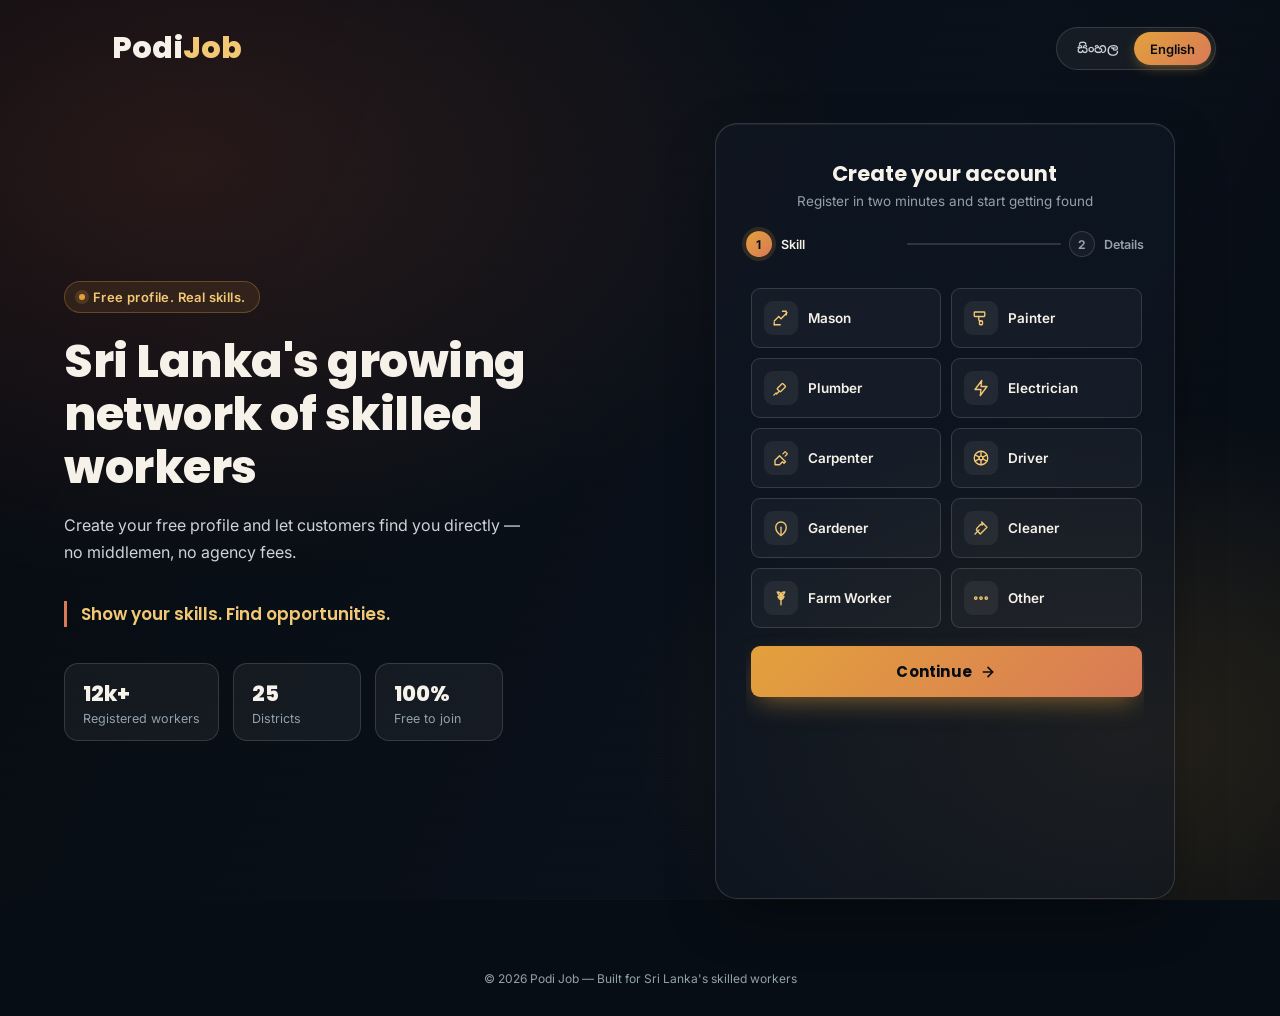
<file: workerregister.html>
<!DOCTYPE html>
<html lang="en">

<head>
    <meta charset="UTF-8">
    <meta name="viewport" content="width=device-width, initial-scale=1.0">
    <title>Podi Job — ලියාපදිංචි වන්න / Register</title>

    <!-- Google Fonts: Poppins (display), Inter (body, Latin), Noto Sans Sinhala (Sinhala script) -->
    <link rel="preconnect" href="https://fonts.googleapis.com">
    <link rel="preconnect" href="https://fonts.gstatic.com" crossorigin>
    <link
        href="https://fonts.googleapis.com/css2?family=Poppins:wght@500;600;700;800&family=Inter:wght@400;500;600;700&family=Noto+Sans+Sinhala:wght@400;500;600;700;800&display=swap"
        rel="stylesheet">

        
        <link rel="icon" type="image/svg+xml" href="logo.svg">

    <style>
        /* ============================================================
     DESIGN TOKENS
     Palette references the trades themselves: laterite-brick red
     (roof tiles / clay soil), tool-belt amber (brass fittings,
     evening sun), deep site-blueprint navy for structure.
     ============================================================ */
        :root {
            --navy-950: #070d14;
            --navy-900: #0b1420;
            --navy-800: #101d2c;
            --navy-700: #16283a;

            --ivory: #f6f2e9;
            --ivory-dim: #cdd3d9;
            --muted: #93a1ac;

            --amber: #e3a13c;
            --amber-light: #f3c874;
            --brick: #bf5535;
            --brick-light: #d97a56;

            --success: #4caf7d;
            --error: #ff7a68;

            --glass-bg: rgba(18, 28, 40, 0.46);
            --glass-bg-soft: rgba(255, 255, 255, 0.05);
            --glass-border: rgba(255, 255, 255, 0.14);
            --glass-highlight: rgba(255, 255, 255, 0.08);

            --radius-lg: 22px;
            --radius-md: 14px;
            --radius-sm: 9px;

            --shadow-soft: 0 20px 60px -20px rgba(0, 0, 0, 0.55);
            --shadow-tile: 0 10px 24px -12px rgba(0, 0, 0, 0.45);

            --ease: cubic-bezier(.22, 1, .36, 1);

            --font-display: 'Poppins', 'Noto Sans Sinhala', sans-serif;
            --font-body: 'Inter', 'Noto Sans Sinhala', sans-serif;
        }

        html[lang="si"] {
            --font-display: 'Noto Sans Sinhala', 'Poppins', sans-serif;
            --font-body: 'Noto Sans Sinhala', 'Inter', sans-serif;
        }

        * {
            margin: 0;
            padding: 0;
            box-sizing: border-box;
        }

        html {
            scroll-behavior: smooth;
        }

        body {
            min-height: 100svh;
            font-family: var(--font-body);
            color: var(--ivory);
            background: var(--navy-950);
            overflow-x: hidden;
        }

        /* Respect reduced motion preference */
        @media (prefers-reduced-motion: reduce) {
            * {
                animation-duration: 0.001ms !important;
                animation-iteration-count: 1 !important;
                transition-duration: 0.001ms !important;
                scroll-behavior: auto !important;
            }
        }

        a {
            color: inherit;
            text-decoration: none;
        }

        button {
            font-family: inherit;
            cursor: pointer;
        }

        /* ============================================================
     BACKGROUND — full-bleed photo + layered dark overlay
     ============================================================ */
        .bg-photo {
            position: fixed;
            inset: 0;
            z-index: -2;
            background-image: url('https://images.unsplash.com/photo-1529792083865-d23889753466?auto=format&fit=crop&w=2000&q=80');
            background-size: cover;
            background-position: center 30%;
            filter: saturate(1.05);
            transform: scale(1.02);
        }

        .bg-overlay {
            position: fixed;
            inset: 0;
            z-index: -1;
            background:
                radial-gradient(1100px 700px at 14% 18%, rgba(191, 85, 53, 0.18), transparent 60%),
                radial-gradient(900px 600px at 88% 82%, rgba(227, 161, 60, 0.14), transparent 55%),
                linear-gradient(115deg, rgba(6, 10, 16, 0.94) 0%, rgba(9, 15, 23, 0.90) 38%, rgba(11, 18, 28, 0.80) 62%, rgba(7, 12, 19, 0.93) 100%);
        }

        /* subtle noise-like grain via repeating gradient, keeps glass card grounded */
        .bg-overlay::after {
            content: "";
            position: absolute;
            inset: 0;
            background: repeating-linear-gradient(0deg, rgba(255, 255, 255, 0.015) 0px, rgba(255, 255, 255, 0.015) 1px, transparent 1px, transparent 3px);
            mix-blend-mode: overlay;
        }

        /* ============================================================
     TOP BAR
     ============================================================ */
        .topbar {
            position: relative;
            z-index: 5;
            display: flex;
            align-items: center;
            justify-content: space-between;
            padding: 26px clamp(20px, 5vw, 64px) 0;
        }

        .logo {
            display: flex;
            align-items: center;
            gap: 10px;
        }

        .logo-mark {
            width: 38px;
            height: 38px;
            border-radius: 10px;

            display: flex;
            align-items: center;
            justify-content: center;

            flex-shrink: 0;
        }

        .logo-mark svg {
            width: 20px;
            height: 20px;
        }

        .logo-text {
            font-family: 'Poppins', sans-serif !important;
            font-weight: 800;
            font-size: 30px;
            letter-spacing: 0.2px;
            color: var(--ivory);
        }

        .logo-text span {
            color: var(--amber-light);
        }

        .lang-toggle {
            display: flex;
            background: var(--glass-bg-soft);
            border: 1px solid var(--glass-border);
            border-radius: 999px;
            padding: 4px;
            backdrop-filter: blur(14px);
            -webkit-backdrop-filter: blur(14px);
        }

        .lang-btn {
            border: none;
            background: transparent;
            color: var(--ivory-dim);
            font-size: 13px;
            font-weight: 600;
            padding: 8px 16px;
            border-radius: 999px;
            transition: all .35s var(--ease);
            font-family: 'Inter', 'Noto Sans Sinhala', sans-serif;
        }

        .lang-btn.active {
            background: linear-gradient(135deg, var(--amber), var(--brick-light));
            color: var(--navy-950);
            box-shadow: 0 4px 14px -4px rgba(227, 161, 60, 0.6);
        }

        .lang-btn:not(.active):hover {
            color: var(--ivory);
        }

        /* ============================================================
     LAYOUT — split hero
     ============================================================ */
        .wrap {
            position: relative;
            z-index: 2;
            min-height: 100svh;
            display: grid;
            grid-template-columns: 1.05fr 1fr;
            align-items: center;
            gap: 40px;
            padding: 40px clamp(20px, 5vw, 64px) 60px;
        }

        .hero-copy {
            padding-right: 20px;
            animation: fadeUp .9s var(--ease) both;
        }

        .eyebrow {
            display: inline-flex;
            align-items: center;
            gap: 8px;
            font-size: 13px;
            font-weight: 600;
            letter-spacing: 0.4px;
            color: var(--amber-light);
            background: rgba(227, 161, 60, 0.1);
            border: 1px solid rgba(227, 161, 60, 0.3);
            padding: 7px 14px;
            border-radius: 999px;
            margin-bottom: 22px;
        }

        .eyebrow-dot {
            width: 6px;
            height: 6px;
            border-radius: 50%;
            background: var(--amber);
            box-shadow: 0 0 0 4px rgba(227, 161, 60, 0.18);
        }

        .hero-title {
            font-family: var(--font-display);
            font-weight: 800;
            font-size: clamp(30px, 4vw, 46px);
            line-height: 1.15;
            color: var(--ivory);
            max-width: 560px;
            margin-bottom: 18px;
            letter-spacing: -0.5px;
        }

        .hero-sub {
            font-size: 16px;
            line-height: 1.7;
            color: var(--ivory-dim);
            max-width: 460px;
            margin-bottom: 34px;
        }

        .tagline {
            font-family: var(--font-display);
            font-weight: 600;
            font-size: 17px;
            color: var(--amber-light);
            border-left: 3px solid var(--brick-light);
            padding-left: 14px;
            margin-bottom: 36px;
        }

        .stat-row {
            display: flex;
            gap: 14px;
            flex-wrap: wrap;
        }

        .stat-tile {
            background: var(--glass-bg-soft);
            border: 1px solid var(--glass-border);
            border-radius: var(--radius-md);
            padding: 14px 18px;
            backdrop-filter: blur(10px);
            -webkit-backdrop-filter: blur(10px);
            min-width: 128px;
        }

        .stat-num {
            font-family: var(--font-display);
            font-weight: 800;
            font-size: 21px;
            color: var(--ivory);
        }

        .stat-label {
            font-size: 12.5px;
            color: var(--muted);
            margin-top: 2px;
        }

        /* ============================================================
     GLASS CARD
     ============================================================ */
        .card-outer {
            animation: fadeUp 1s var(--ease) both;
            animation-delay: .1s;
            display: flex;
            justify-content: center;
        }

        .card {
            width: 100%;
            max-width: 460px;
            background: var(--glass-bg);
            border: 1px solid var(--glass-border);
            border-radius: var(--radius-lg);
            backdrop-filter: blur(22px) saturate(140%);
            -webkit-backdrop-filter: blur(22px) saturate(140%);
            box-shadow: var(--shadow-soft), inset 0 1px 0 rgba(255, 255, 255, 0.06);
            padding: 34px 30px 28px;
            position: relative;
            overflow: hidden;
        }

        .card::before {
            content: "";
            position: absolute;
            top: -40%;
            right: -30%;
            width: 280px;
            height: 280px;
            background: radial-gradient(circle, rgba(227, 161, 60, 0.16), transparent 70%);
            pointer-events: none;
        }

        .card-head {
            text-align: center;
            margin-bottom: 22px;
            position: relative;
        }

        .card-title {
            font-family: var(--font-display);
            font-weight: 700;
            font-size: 21px;
            margin-bottom: 4px;
        }

        .card-sub {
            font-size: 13.5px;
            color: var(--muted);
        }

        /* Progress / step indicator */
        .progress {
            display: flex;
            align-items: center;
            gap: 0;
            margin-bottom: 26px;
        }

        .progress-step {
            display: flex;
            align-items: center;
            gap: 9px;
            flex: 1;
        }

        .progress-node {
            width: 26px;
            height: 26px;
            border-radius: 50%;
            border: 1.5px solid var(--glass-border);
            background: rgba(255, 255, 255, 0.04);
            display: flex;
            align-items: center;
            justify-content: center;
            font-size: 12px;
            font-weight: 700;
            color: var(--muted);
            transition: all .4s var(--ease);
            flex-shrink: 0;
        }

        .progress-label {
            font-size: 12.5px;
            font-weight: 600;
            color: var(--muted);
            transition: color .4s var(--ease);
            white-space: nowrap;
        }

        .progress-line {
            flex: 1;
            height: 1.5px;
            background: var(--glass-border);
            margin: 0 8px;
            position: relative;
            overflow: hidden;
            border-radius: 2px;
        }

        .progress-line::after {
            content: "";
            position: absolute;
            inset: 0;
            background: linear-gradient(90deg, var(--amber), var(--brick-light));
            transform: scaleX(0);
            transform-origin: left;
            transition: transform .5s var(--ease);
        }

        .progress.step-2 .progress-line::after {
            transform: scaleX(1);
        }

        .progress.step-2 .progress-node.n1 {
            background: linear-gradient(135deg, var(--amber), var(--brick-light));
            border-color: transparent;
            color: var(--navy-950);
        }

        .progress.step-2 .progress-label.l1 {
            color: var(--ivory);
        }

        .progress-node.n1.current,
        .progress-node.n2.current {
            background: linear-gradient(135deg, var(--amber), var(--brick-light));
            border-color: transparent;
            color: var(--navy-950);
            box-shadow: 0 0 0 4px rgba(227, 161, 60, 0.15);
        }

        .progress-label.current {
            color: var(--ivory);
        }

        /* Step slider */
        .steps-viewport {
            overflow: hidden;
        }

        .steps-track {
            display: flex;
            width: 200%;
            padding: 5px;
            transition: transform .5s var(--ease);
        }

        .steps-track.on-step-2 {
            transform: translateX(-50%);
        }

        .step-panel {
            width: 50%;
            flex-shrink: 0;
        }

        .step-panel.padded {
            padding-right: 2px;
        }

        /* Category grid */
        .cat-grid {
            display: grid;
            grid-template-columns: repeat(2, 1fr);
            gap: 10px;
            margin-bottom: 6px;
        }

        .cat-tile {
            display: flex;
            align-items: center;
            gap: 10px;
            padding: 12px 12px;
            border-radius: var(--radius-sm);
            border: 1px solid var(--glass-border);
            background: rgba(255, 255, 255, 0.035);
            transition: transform .25s var(--ease), border-color .25s var(--ease), background .25s var(--ease), box-shadow .25s var(--ease);
            text-align: left;
        }

        .cat-tile:hover {
            transform: translateY(-2px);
            border-color: rgba(227, 161, 60, 0.45);
            background: rgba(227, 161, 60, 0.07);
            box-shadow: var(--shadow-tile);
        }

        .cat-tile.selected {
            border-color: var(--amber);
            background: linear-gradient(135deg, rgba(227, 161, 60, 0.18), rgba(191, 85, 53, 0.12));
            box-shadow: 0 0 0 1px var(--amber) inset, var(--shadow-tile);
        }

        .cat-icon {
            width: 34px;
            height: 34px;
            border-radius: 9px;
            background: rgba(255, 255, 255, 0.06);
            display: flex;
            align-items: center;
            justify-content: center;
            flex-shrink: 0;
            color: var(--amber-light);
            transition: background .25s var(--ease), color .25s var(--ease);
        }

        .cat-tile.selected .cat-icon {
            background: linear-gradient(135deg, var(--amber), var(--brick-light));
            color: var(--navy-950);
        }

        .cat-icon svg {
            width: 18px;
            height: 18px;
        }

        .cat-name {
            font-size: 13.5px;
            font-weight: 600;
            color: var(--ivory);
            line-height: 1.25;
        }

        .field-error.cat-error {
            margin-top: 10px;
        }

        /* Buttons */
        .btn {
            width: 100%;
            padding: 14px 20px;
            border-radius: var(--radius-sm);
            border: none;
            font-family: var(--font-display);
            font-weight: 700;
            font-size: 15px;
            letter-spacing: 0.2px;
            transition: transform .25s var(--ease), box-shadow .25s var(--ease), filter .25s var(--ease);
            display: flex;
            align-items: center;
            justify-content: center;
            gap: 8px;
        }

        .btn-primary {
            background: linear-gradient(135deg, var(--amber), var(--brick-light));
            color: var(--navy-950);
            box-shadow: 0 10px 26px -8px rgba(227, 161, 60, 0.55);
            margin-top: 18px;
        }

        .btn-primary:hover {
            transform: translateY(-2px);
            filter: brightness(1.06);
            box-shadow: 0 14px 30px -8px rgba(227, 161, 60, 0.65);
        }

        .btn-primary:active {
            transform: translateY(0);
        }

        .btn-primary:disabled {
            opacity: .5;
            cursor: not-allowed;
            transform: none;
            box-shadow: none;
        }

        .btn-row {
            display: flex;
            gap: 10px;
            margin-top: 18px;
        }

        .btn-ghost {
            background: rgba(255, 255, 255, 0.05);
            color: var(--ivory);
            border: 1px solid var(--glass-border);
        }

        .btn-ghost:hover {
            background: rgba(255, 255, 255, 0.09);
            border-color: rgba(255, 255, 255, 0.25);
        }

        /* Form fields */
        .field {
            margin-bottom: 15px;
        }

        .field label {
            display: block;
            font-size: 13px;
            font-weight: 600;
            color: var(--ivory-dim);
            margin-bottom: 6px;
        }

        .input-wrap {
            position: relative;
        }

        .field input,
        .field select {
            width: 100%;
            padding: 12.5px 14px;
            border-radius: var(--radius-sm);
            border: 1px solid var(--glass-border);
            background: rgba(255, 255, 255, 0.045);
            color: var(--ivory);
            font-size: 14.5px;
            font-family: inherit;
            outline: none;
            transition: border-color .25s var(--ease), background .25s var(--ease), box-shadow .25s var(--ease);
        }

        .field select {
            appearance: none;
            -webkit-appearance: none;
            background-image: url("data:image/svg+xml;utf8,<svg xmlns='http://www.w3.org/2000/svg' width='14' height='14' viewBox='0 0 24 24' fill='none' stroke='%23cdd3d9' stroke-width='2.4' stroke-linecap='round' stroke-linejoin='round'><polyline points='6 9 12 15 18 9'/></svg>");
            background-repeat: no-repeat;
            background-position: right 14px center;
            padding-right: 36px;
        }

        .field select option {
            background: var(--navy-800);
            color: var(--ivory);
        }

        .field input::placeholder {
            color: var(--muted);
        }

        .field input:focus,
        .field select:focus {
            border-color: var(--amber);
            background: rgba(227, 161, 60, 0.06);
            box-shadow: 0 0 0 3px rgba(227, 161, 60, 0.14);
        }

        .field.has-error input,
        .field.has-error select {
            border-color: var(--error);
            background: rgba(255, 122, 104, 0.06);
        }

        .field-error {
            font-size: 12px;
            color: var(--error);
            margin-top: 6px;
            display: none;
            align-items: center;
            gap: 5px;
        }

        .field.has-error .field-error {
            display: flex;
        }

        .cat-error-box.show {
            display: flex;
        }

        .toggle-pass {
            position: absolute;
            right: 12px;
            top: 50%;
            transform: translateY(-50%);
            background: none;
            border: none;
            color: var(--muted);
            padding: 4px;
            display: flex;
        }

        .toggle-pass:hover {
            color: var(--ivory);
        }

        .toggle-pass svg {
            width: 17px;
            height: 17px;
        }

        .pass-hint {
            font-size: 11.5px;
            color: var(--muted);
            margin-top: 6px;
        }

        .divider-note {
            text-align: center;
            font-size: 12.5px;
            color: var(--muted);
            margin-top: 20px;
        }

        .divider-note a {
            color: var(--amber-light);
            font-weight: 600;
            transition: color .25s var(--ease);
        }

        .divider-note a:hover {
            color: var(--ivory);
            text-decoration: underline;
        }

        /* Success overlay */
        .success-overlay {
            position: absolute;
            inset: 0;
            background: var(--glass-bg);
            backdrop-filter: blur(22px) saturate(140%);
            -webkit-backdrop-filter: blur(22px) saturate(140%);
            border-radius: var(--radius-lg);
            display: flex;
            flex-direction: column;
            align-items: center;
            justify-content: center;
            text-align: center;
            padding: 40px 30px;
            opacity: 0;
            pointer-events: none;
            transform: scale(0.96);
            transition: opacity .4s var(--ease), transform .4s var(--ease);
        }

        .success-overlay.show {
            opacity: 1;
            pointer-events: auto;
            transform: scale(1);
        }

        .success-icon {
            width: 66px;
            height: 66px;
            border-radius: 50%;
            background: linear-gradient(135deg, var(--success), #3a8f66);
            display: flex;
            align-items: center;
            justify-content: center;
            margin-bottom: 18px;
            box-shadow: 0 10px 26px -8px rgba(76, 175, 125, 0.55);
            animation: pop .5s var(--ease) both .15s;
        }

        .success-btn {
            margin-top: 26px;
            padding: 13px 34px;

            border: 1px solid rgba(255, 255, 255, 0.18);
            border-radius: 999px;

            background: linear-gradient(135deg,
                    var(--success),
                    #3a8f66);

            color: #fff;

            font-family: var(--font-display);
            font-size: 14px;
            font-weight: 700;

            letter-spacing: .3px;

            cursor: pointer;

            display: inline-flex;
            align-items: center;
            justify-content: center;
            gap: 8px;

            box-shadow:
                0 12px 30px -10px rgba(76, 175, 125, 0.65);

            transition:
                transform .3s var(--ease),
                box-shadow .3s var(--ease),
                filter .3s var(--ease);
        }


        .success-btn:hover {

            transform: translateY(-3px);

            filter: brightness(1.08);

            box-shadow:
                0 18px 40px -12px rgba(76, 175, 125, 0.8);

        }


        .success-btn:active {

            transform: translateY(0);

        }


        /* Optional icon inside button */

        .success-btn svg {

            width: 17px;
            height: 17px;

        }

        .success-icon svg {
            width: 30px;
            height: 30px;
            color: #fff;
        }

        .success-title {
            font-family: var(--font-display);
            font-weight: 700;
            font-size: 20px;
            margin-bottom: 8px;
        }

        .success-msg {
            font-size: 14px;
            color: var(--ivory-dim);
            line-height: 1.6;
            max-width: 320px;
        }

        @keyframes pop {
            0% {
                transform: scale(0.4);
                opacity: 0;
            }

            70% {
                transform: scale(1.08);
            }

            100% {
                transform: scale(1);
                opacity: 1;
            }
        }

        @keyframes fadeUp {
            from {
                opacity: 0;
                transform: translateY(18px);
            }

            to {
                opacity: 1;
                transform: translateY(0);
            }
        }

        @keyframes shake {

            10%,
            90% {
                transform: translateX(-1px);
            }

            20%,
            80% {
                transform: translateX(2px);
            }

            30%,
            50%,
            70% {
                transform: translateX(-4px);
            }

            40%,
            60% {
                transform: translateX(4px);
            }
        }

        .shake {
            animation: shake .5s;
        }

        footer.page-footer {
            position: relative;
            z-index: 2;
            text-align: center;
            font-size: 12px;
            color: var(--muted);
            padding: 0 20px 30px;
        }

        /* ============================================================
   IMPROVED RESPONSIVE SYSTEM
   ============================================================ */

        /* Large Tablets / Small Laptops */
        @media (max-width:1200px) {

            .wrap {
                grid-template-columns: 1fr 420px;
                gap: 30px;
                padding-left: 35px;
                padding-right: 35px;
            }

            .hero-title {
                font-size: clamp(30px, 3.5vw, 42px);
            }

            .card {
                max-width: 420px;
                padding: 30px 24px;
            }

            .stat-tile {
                min-width: 115px;
            }
        }


        /* Tablets */
        @media (max-width:980px) {

            body {
                overflow-x: hidden;
            }

            .bg-photo {
                background-position: center;
            }


            .topbar {
                padding: 22px 25px 0;
            }


            .wrap {
                min-height: auto;
                display: flex;
                flex-direction: column;
                gap: 40px;

                padding: 35px 25px 50px;
            }


            .hero-copy {
                order: 1;
                text-align: center;
                padding-right: 0;
            }


            .hero-title {
                max-width: 700px;
                margin-left: auto;
                margin-right: auto;
            }


            .hero-sub {
                max-width: 600px;
                margin-left: auto;
                margin-right: auto;
            }


            .tagline {
                display: inline-block;
                border-left: none;
                border-top: 2px solid var(--brick-light);
                padding-left: 0;
                padding-top: 12px;
            }


            .stat-row {
                justify-content: center;
            }


            .card-outer {
                width: 100%;
                order: 2;
            }


            .card {
                margin: auto;
                max-width: 480px;
            }

        }



        /* Mobile Landscape + Big Phones */
        @media (max-width:600px) {


            .topbar {

                padding: 18px 16px 0;

            }


            .logo-mark {

                width: 34px;
                height: 34px;

            }


            .logo-text {

                font-size: 18px;

            }


            .lang-btn {

                padding: 7px 12px;
                font-size: 12px;

            }



            .wrap {

                padding: 28px 16px 35px;
                gap: 30px;

            }



            .hero-title {

                font-size: 28px;
                line-height: 1.25;

            }



            .hero-sub {

                font-size: 14px;
                line-height: 1.65;

            }



            .tagline {

                font-size: 15px;

            }



            .stat-row {

                gap: 10px;

            }



            .stat-tile {

                min-width: 105px;
                padding: 12px 14px;

            }



            .stat-num {

                font-size: 19px;

            }



            .stat-label {

                font-size: 11px;

            }



            .card {

                padding: 24px 16px 20px;
                border-radius: 18px;

            }



            .card-title {

                font-size: 19px;

            }



            .card-sub {

                font-size: 12.5px;

            }




            /* progress fix */

            .progress {

                margin-bottom: 22px;

            }


            .progress-label {

                display: none;

            }


            .progress-step {

                justify-content: center;

            }


            .progress-line {

                margin: 0 5px;

            }




            /* Category */

            .cat-grid {

                grid-template-columns: 1fr 1fr;
                gap: 8px;

            }


            .cat-tile {

                padding: 10px;

                gap: 8px;

            }


            .cat-icon {

                width: 30px;
                height: 30px;

            }


            .cat-name {

                font-size: 12px;

            }



            /* Inputs */

            .field {

                margin-bottom: 13px;

            }


            .field input,
            .field select {

                padding: 12px;

                font-size: 14px;

            }



            .btn {

                font-size: 14px;
                padding: 13px;

            }



            .btn-row {

                gap: 8px;

            }


            .divider-note {

                font-size: 12px;

            }


        }



        /* Small Phones */
        @media (max-width:390px) {


            .hero-title {

                font-size: 25px;

            }


            .eyebrow {

                font-size: 12px;
                padding: 6px 12px;

            }



            .cat-grid {

                grid-template-columns: 1fr;

            }



            .cat-tile {

                padding: 12px;

            }



            .btn-row {

                flex-direction: column;

            }



            .btn-row .btn {

                width: 100% !important;

            }



            .success-overlay {

                padding: 25px 18px;

            }


            .success-title {

                font-size: 18px;

            }



        }



        /* Very Small Phones */
        @media (max-width:320px) {


            .lang-btn {

                padding: 6px 8px;

            }


            .logo-text {

                font-size: 16px;

            }


            .hero-title {

                font-size: 23px;

            }



            .card {

                padding-left: 12px;
                padding-right: 12px;

            }



        }
    </style>
</head>

<body>

    <div class="bg-photo" aria-hidden="true"></div>
    <div class="bg-overlay" aria-hidden="true"></div>

    <!-- ================= TOP BAR ================= -->
    <div class="topbar">
        <div class="logo">
            <div class="logo-mark">

            </div>
            <div class="logo-text">Podi<span>Job</span></div>
        </div>

        <div class="lang-toggle" role="group" aria-label="Language">
            <button class="lang-btn" id="btnSi" onclick="setLang('si')">සිංහල</button>
            <button class="lang-btn" id="btnEn" onclick="setLang('en')">English</button>
        </div>
    </div>

    <!-- ================= MAIN LAYOUT ================= -->
    <div class="wrap">

        <!-- LEFT: hero copy -->
        <section class="hero-copy">
            <div class="eyebrow"><span class="eyebrow-dot"></span><span data-i18n="eyebrow">නොමිලේ, දක්ෂතාවෙන්
                    රැකියා</span></div>
            <h1 class="hero-title" data-i18n="heroTitle">ශ්‍රී ලංකාවේ දක්ෂ කම්කරුවන්ගේ වර්ධනය වන ජාලය</h1>
            <p class="hero-sub" data-i18n="heroSub">ඔබගේ නොමිලේ පැතිකඩ සාදාගෙන, පාරිභෝගිකයන්ට ඔබව සෘජුවම සොයාගැනීමට ඉඩ
                දෙන්න — මැදිහත්කරුවන් නැත.</p>
            <div class="tagline" data-i18n="tagline">ඔබගේ දක්ෂතා පෙන්වන්න. අවස්ථා සොයාගන්න.</div>

            <div class="stat-row">
                <div class="stat-tile">
                    <div class="stat-num">12k+</div>
                    <div class="stat-label" data-i18n="stat1">ලියාපදිංචි කම්කරුවන්</div>
                </div>
                <div class="stat-tile">
                    <div class="stat-num">25</div>
                    <div class="stat-label" data-i18n="stat2">දිස්ත්‍රික්ක</div>
                </div>
                <div class="stat-tile">
                    <div class="stat-num">100%</div>
                    <div class="stat-label" data-i18n="stat3">නොමිලේ ලියාපදිංචිය</div>
                </div>
            </div>
        </section>

        <!-- RIGHT: glass card form -->
        <section class="card-outer">
            <div class="card">

                <div class="card-head">
                    <div class="card-title" data-i18n="cardTitle">ගිණුමක් සාදන්න</div>
                    <div class="card-sub" data-i18n="cardSub">වැඩ සොයාගැනීමට මිනිත්තු දෙකකින් ලියාපදිංචි වන්න</div>
                </div>

                <!-- progress -->
                <div class="progress" id="progressBar">
                    <div class="progress-step">
                        <div class="progress-node n1 current" id="node1">1</div>
                        <div class="progress-label current l1" data-i18n="step1Label">හැකියාව</div>
                    </div>
                    <div class="progress-line"></div>
                    <div class="progress-step" style="flex:0;">
                        <div class="progress-node n2" id="node2">2</div>
                        <div class="progress-label l2" data-i18n="step2Label">විස්තර</div>
                    </div>
                </div>

                <form id="regForm" novalidate>
                    <div class="steps-viewport">
                        <div class="steps-track" id="stepsTrack">

                            <!-- STEP 1: job category -->
                            <div class="step-panel padded">
                                <div class="cat-grid" id="catGrid" role="radiogroup" aria-label="Job category"></div>
                                <div class="field-error cat-error-box" id="catError">
                                    <svg width="13" height="13" viewBox="0 0 24 24" fill="none" stroke="currentColor"
                                        stroke-width="2.5">
                                        <circle cx="12" cy="12" r="10" />
                                        <line x1="12" y1="8" x2="12" y2="13" />
                                        <line x1="12" y1="16" x2="12.01" y2="16" />
                                    </svg>
                                    <span data-i18n="selectSkillError">කරුණාකර ඔබගේ රැකියා කාණ්ඩය තෝරන්න</span>
                                </div>

                                <button type="button" class="btn btn-primary" id="toStep2" onclick="goToStep2()">
                                    <span data-i18n="next">ඉදිරියට</span>
                                    <svg width="16" height="16" viewBox="0 0 24 24" fill="none" stroke="currentColor"
                                        stroke-width="2.4" stroke-linecap="round" stroke-linejoin="round">
                                        <line x1="5" y1="12" x2="19" y2="12" />
                                        <polyline points="12 5 19 12 12 19" />
                                    </svg>
                                </button>
                            </div>

                            <!-- STEP 2: account details -->
                            <div class="step-panel">
                                <div class="field" id="f-name">
                                    <label data-i18n="fullName">සම්පූර්ණ නම</label>
                                    <input type="text" id="fullName" autocomplete="name" data-i18n-ph="fullNamePh"
                                        placeholder="උදා: නිමල් පෙරේරා">
                                    <div class="field-error"><svg width="13" height="13" viewBox="0 0 24 24" fill="none"
                                            stroke="currentColor" stroke-width="2.5">
                                            <circle cx="12" cy="12" r="10" />
                                            <line x1="12" y1="8" x2="12" y2="13" />
                                            <line x1="12" y1="16" x2="12.01" y2="16" />
                                        </svg><span data-i18n="nameError">කරුණාකර ඔබගේ සම්පූර්ණ නම ඇතුළත් කරන්න</span>
                                    </div>
                                </div>

                                <div class="field" id="f-phone">
                                    <label data-i18n="phone">දුරකථන අංකය</label>
                                    <input type="tel" id="phone" autocomplete="tel" data-i18n-ph="phonePh"
                                        placeholder="07X XXX XXXX">
                                    <div class="field-error"><svg width="13" height="13" viewBox="0 0 24 24" fill="none"
                                            stroke="currentColor" stroke-width="2.5">
                                            <circle cx="12" cy="12" r="10" />
                                            <line x1="12" y1="8" x2="12" y2="13" />
                                            <line x1="12" y1="16" x2="12.01" y2="16" />
                                        </svg><span data-i18n="phoneError">වලංගු ශ්‍රී ලංකා දුරකථන අංකයක් ඇතුළත්
                                            කරන්න</span></div>
                                </div>

                                <div class="field" id="f-email">
                                    <label data-i18n="email">විද්‍යුත් තැපෑල (අත්‍යවශ්‍ය නොවේ)</label>
                                    <input type="email" id="email" autocomplete="email" data-i18n-ph="emailPh"
                                        placeholder="you@example.com">
                                    <div class="field-error"><svg width="13" height="13" viewBox="0 0 24 24" fill="none"
                                            stroke="currentColor" stroke-width="2.5">
                                            <circle cx="12" cy="12" r="10" />
                                            <line x1="12" y1="8" x2="12" y2="13" />
                                            <line x1="12" y1="16" x2="12.01" y2="16" />
                                        </svg><span data-i18n="emailError">වලංගු විද්‍යුත් තැපැල් ලිපිනයක් ඇතුළත්
                                            කරන්න</span></div>
                                </div>

                                <div class="field" id="f-pass">
                                    <label data-i18n="password">මුරපදය</label>
                                    <div class="input-wrap">
                                        <input type="password" id="password" autocomplete="new-password"
                                            data-i18n-ph="passwordPh" placeholder="අවම වශයෙන් අකුරු 6ක්">
                                        <button type="button" class="toggle-pass" onclick="togglePass('password',this)"
                                            aria-label="Show password">
                                            <svg viewBox="0 0 24 24" fill="none" stroke="currentColor" stroke-width="2">
                                                <path d="M1 12s4-8 11-8 11 8 11 8-4 8-11 8-11-8-11-8z" />
                                                <circle cx="12" cy="12" r="3" />
                                            </svg>
                                        </button>
                                    </div>
                                    <div class="field-error"><svg width="13" height="13" viewBox="0 0 24 24" fill="none"
                                            stroke="currentColor" stroke-width="2.5">
                                            <circle cx="12" cy="12" r="10" />
                                            <line x1="12" y1="8" x2="12" y2="13" />
                                            <line x1="12" y1="16" x2="12.01" y2="16" />
                                        </svg><span data-i18n="passwordError">මුරපදයේ අකුරු 6ක්වත් තිබිය යුතුය</span>
                                    </div>
                                </div>

                                <div class="field" id="f-confirm">
                                    <label data-i18n="confirmPassword">මුරපදය තහවුරු කරන්න</label>
                                    <div class="input-wrap">
                                        <input type="password" id="confirmPassword" autocomplete="new-password"
                                            data-i18n-ph="confirmPasswordPh" placeholder="මුරපදය නැවත ඇතුළත් කරන්න">
                                        <button type="button" class="toggle-pass"
                                            onclick="togglePass('confirmPassword',this)" aria-label="Show password">
                                            <svg viewBox="0 0 24 24" fill="none" stroke="currentColor" stroke-width="2">
                                                <path d="M1 12s4-8 11-8 11 8 11 8-4 8-11 8-11-8-11-8z" />
                                                <circle cx="12" cy="12" r="3" />
                                            </svg>
                                        </button>
                                    </div>
                                    <div class="field-error"><svg width="13" height="13" viewBox="0 0 24 24" fill="none"
                                            stroke="currentColor" stroke-width="2.5">
                                            <circle cx="12" cy="12" r="10" />
                                            <line x1="12" y1="8" x2="12" y2="13" />
                                            <line x1="12" y1="16" x2="12.01" y2="16" />
                                        </svg><span data-i18n="confirmError">මුරපද නොගැලපේ</span></div>
                                </div>

                                <div class="field" id="f-lang">
                                    <label data-i18n="language">කැමති භාෂාව</label>
                                    <select id="preferredLanguage">
                                        <option value="si" data-i18n="langSinhala">සිංහල</option>
                                        <option value="en" data-i18n="langEnglish">ඉංග්‍රීසි</option>

                                    </select>
                                </div>

                                <div class="btn-row">
                                    <button type="button" class="btn btn-ghost" onclick="goToStep1()"
                                        style="flex:0 0 46%;">
                                        <svg width="16" height="16" viewBox="0 0 24 24" fill="none"
                                            stroke="currentColor" stroke-width="2.4" stroke-linecap="round"
                                            stroke-linejoin="round">
                                            <line x1="19" y1="12" x2="5" y2="12" />
                                            <polyline points="12 19 5 12 12 5" />
                                        </svg>
                                        <span data-i18n="back">ආපසු</span>
                                    </button>
                                    <button type="submit" class="btn btn-primary" id="submitBtn"
                                        style="flex:1;margin-top:0;">
                                        <span data-i18n="createAccount">ගිණුම සාදන්න</span>
                                    </button>
                                </div>

                                <div class="divider-note">
                                    <span data-i18n="haveAccount">දැනටමත් ගිණුමක් තිබේද?</span>
                                    <a href="login.html" data-i18n="login">පිවිසෙන්න</a>
                                </div>
                            </div>

                        </div>
                    </div>
                </form>

                <!-- success state -->
                <div class="success-overlay" id="successOverlay">

                    <div class="success-icon">
                        <svg viewBox="0 0 24 24" fill="none" stroke="currentColor" stroke-width="2.6"
                            stroke-linecap="round" stroke-linejoin="round">
                            <polyline points="20 6 9 17 4 12" />
                        </svg>
                    </div>

                    <div class="success-title" data-i18n="successTitle">
                        ගිණුම සාදන ලදී!
                    </div>

                    <p class="success-msg" data-i18n="successMsg">
                        Podi Job වෙත සාදරයෙන් පිළිගනිමු. රැකියා ලබාගැනීමට ඔබගේ පැතිකඩ සම්පූර්ණ කරන්න.
                    </p>


                    <button class="success-btn" onclick="goToProfile()">
                        <span data-i18n="completeProfile">
                            පැතිකඩ සම්පූර්ණ කරන්න
                        </span>

                        <svg viewBox="0 0 24 24" fill="none" stroke="currentColor" stroke-width="2.5"
                            stroke-linecap="round" stroke-linejoin="round">

                            <polyline points="9 18 15 12 9 6"></polyline>

                        </svg>

                    </button>



                </div>

            </div>
        </section>

    </div>

    <footer class="page-footer">© 2026 Podi Job — <span data-i18n="footerNote">ශ්‍රී ලංකාවේ දක්ෂ කම්කරුවන් සඳහා</span>
    </footer>

    <script>

          function goToProfile() {
            window.location.href = "workerprofileupdate.html";
        }
        /* ============================================================
           TRANSLATIONS
           ============================================================ */
        const translations = {
            si: {
                eyebrow: "නොමිලේ, දක්ෂතාවෙන් රැකියා",
                heroTitle: "ශ්‍රී ලංකාවේ දක්ෂ කම්කරුවන්ගේ වර්ධනය වන ජාලය",
                heroSub: "ඔබගේ නොමිලේ පැතිකඩ සාදාගෙන, පාරිභෝගිකයන්ට ඔබව සෘජුවම සොයාගැනීමට ඉඩ දෙන්න — මැදිහත්කරුවන් නැත.",
                tagline: "ඔබගේ දක්ෂතා පෙන්වන්න. අවස්ථා සොයාගන්න.",
                stat1: "ලියාපදිංචි කම්කරුවන්",
                stat2: "දිස්ත්‍රික්ක",
                stat3: "නොමිලේ ලියාපදිංචිය",
                cardTitle: "ගිණුමක් සාදන්න",
                cardSub: "වැඩ සොයාගැනීමට මිනිත්තු දෙකකින් ලියාපදිංචි වන්න",
                step1Label: "හැකියාව",
                step2Label: "විස්තර",
                chooseSkillSub: "ඔබගේ රැකියාවට ගැලපෙන කාණ්ඩය තෝරන්න",
                next: "ඉදිරියට",
                back: "ආපසු",
                fullName: "සම්පූර්ණ නම",
                fullNamePh: "උදා: නිමල් පෙරේරා",
                phone: "දුරකථන අංකය",
                phonePh: "07X XXX XXXX",
                email: "විද්‍යුත් තැපෑල (අත්‍යවශ්‍ය නොවේ)",
                emailPh: "you@example.com",
                password: "මුරපදය",
                passwordPh: "අවම වශයෙන් අකුරු 6ක්",
                confirmPassword: "මුරපදය තහවුරු කරන්න",
                confirmPasswordPh: "මුරපදය නැවත ඇතුළත් කරන්න",
                language: "කැමති භාෂාව",
                langSinhala: "සිංහල",
                langEnglish: "ඉංග්‍රීසි",
                langBoth: "දෙකම",
                createAccount: "ගිණුම සාදන්න",
                haveAccount: "දැනටමත් ගිණුමක් තිබේද?",
                login: "පිවිසෙන්න",
                selectSkillError: "කරුණාකර ඔබගේ රැකියා කාණ්ඩය තෝරන්න",
                nameError: "කරුණාකර ඔබගේ සම්පූර්ණ නම ඇතුළත් කරන්න",
                phoneError: "වලංගු ශ්‍රී ලංකා දුරකථන අංකයක් ඇතුළත් කරන්න",
                emailError: "වලංගු විද්‍යුත් තැපැල් ලිපිනයක් ඇතුළත් කරන්න",
                passwordError: "මුරපදයේ අකුරු 6ක්වත් තිබිය යුතුය",
                confirmError: "මුරපද නොගැලපේ",
                successTitle: "ගිණුම සාදන ලදී!",
                successMsg: "Podi Job වෙත සාදරයෙන් පිළිගනිමු. රැකියා ලබාගැනීමට ඔබගේ පැතිකඩ සම්පූර්ණ කරන්න.",
                completeProfile: "පැතිකඩ සම්පූර්ණ කරන්න",
                footerNote: "ශ්‍රී ලංකාවේ දක්ෂ කම්කරුවන් සඳහා",
                categories: {
                    mason: "පෙදරේරු", painter: "පින්තාරු කාර්මික", plumber: "ජල නළ කාර්මික", electrician: "විදුලි කාර්මික",
                    carpenter: "වඩු කාර්මික", driver: "රියදුරු", gardener: "උයන් කරු", cleaner: "පිරිසිදු කරන්නා",
                    farmworker: "ගොවි", other: "වෙනත්"
                }
            },
            en: {
                eyebrow: "Free profile. Real skills.",
                heroTitle: "Sri Lanka's growing network of skilled workers",
                heroSub: "Create your free profile and let customers find you directly — no middlemen, no agency fees.",
                tagline: "Show your skills. Find opportunities.",
                stat1: "Registered workers",
                stat2: "Districts",
                stat3: "Free to join",
                cardTitle: "Create your account",
                cardSub: "Register in two minutes and start getting found",
                step1Label: "Skill",
                step2Label: "Details",
                chooseSkillSub: "Select the category that best describes your work",
                next: "Continue",
                back: "Back",
                fullName: "Full Name",
                fullNamePh: "e.g. Nimal Perera",
                phone: "Phone Number",
                phonePh: "07X XXX XXXX",
                email: "Email (optional)",
                emailPh: "you@example.com",
                password: "Password",
                passwordPh: "At least 6 characters",
                confirmPassword: "Confirm Password",
                confirmPasswordPh: "Re-enter your password",
                language: "Preferred Language",
                langSinhala: "Sinhala",
                langEnglish: "English",
                langBoth: "Both",
                createAccount: "Create Account",
                haveAccount: "Already have an account?",
                login: "Log in",
                selectSkillError: "Please select your job category",
                nameError: "Please enter your full name",
                phoneError: "Enter a valid Sri Lankan phone number",
                emailError: "Enter a valid email address",
                passwordError: "Password must be at least 6 characters",
                confirmError: "Passwords do not match",
                successTitle: "Account created!",
                successMsg: "Welcome to Podi Job. Complete your profile next to start getting hired.",
                completeProfile: "Complete your profile",
                footerNote: "Built for Sri Lanka's skilled workers",
                categories: {
                    mason: "Mason", painter: "Painter", plumber: "Plumber", electrician: "Electrician",
                    carpenter: "Carpenter", driver: "Driver", gardener: "Gardener", cleaner: "Cleaner",
                    farmworker: "Farm Worker", other: "Other"
                }
            }
        };

        /* Category definitions: id + simple monoline icon (stroke uses currentColor) */
        const categories = [
            { id: "mason", icon: '<svg viewBox="0 0 24 24" fill="none" stroke="currentColor" stroke-width="1.8" stroke-linecap="round" stroke-linejoin="round"><path d="M3 16l6-6 3 3 8-8"/><path d="M14 3h5v5"/><path d="M3 21h8"/><path d="M3 21v-3"/></svg>' },
            { id: "painter", icon: '<svg viewBox="0 0 24 24" fill="none" stroke="currentColor" stroke-width="1.8" stroke-linecap="round" stroke-linejoin="round"><rect x="3" y="4" width="14" height="6" rx="1"/><path d="M9 10v4a2 2 0 0 0 2 2h1"/><rect x="10" y="16" width="4" height="5" rx="1"/></svg>' },
            { id: "plumber", icon: '<svg viewBox="0 0 24 24" fill="none" stroke="currentColor" stroke-width="1.8" stroke-linecap="round" stroke-linejoin="round"><path d="M14.7 6.3a1 1 0 0 0-1.4 0l-6 6a1 1 0 0 0 0 1.4l3 3a1 1 0 0 0 1.4 0l6-6a1 1 0 0 0 0-1.4z"/><path d="M6 20l3-3"/><path d="M2.5 21.5l3-3"/></svg>' },
            { id: "electrician", icon: '<svg viewBox="0 0 24 24" fill="none" stroke="currentColor" stroke-width="1.8" stroke-linecap="round" stroke-linejoin="round"><polygon points="13 2 4 14 12 14 11 22 20 10 12 10 13 2"/></svg>' },
            { id: "carpenter", icon: '<svg viewBox="0 0 24 24" fill="none" stroke="currentColor" stroke-width="1.8" stroke-linecap="round" stroke-linejoin="round"><path d="M4 15l6-6 8 8-2 2-2-2-4 4H4z"/><path d="M14.5 6.5l3-3 3 3-3 3"/></svg>' },
            { id: "driver", icon: '<svg viewBox="0 0 24 24" fill="none" stroke="currentColor" stroke-width="1.8" stroke-linecap="round" stroke-linejoin="round"><circle cx="12" cy="12" r="9"/><circle cx="12" cy="12" r="2.6"/><path d="M12 3v6.4M12 14.6V21M4.2 7.8l5.4 3.1M14.4 13.1l5.4 3.1M19.8 7.8l-5.4 3.1M9.6 13.1l-5.4 3.1"/></svg>' },
            { id: "gardener", icon: '<svg viewBox="0 0 24 24" fill="none" stroke="currentColor" stroke-width="1.8" stroke-linecap="round" stroke-linejoin="round"><path d="M12 22s7-4.5 7-11a7 7 0 0 0-14 0c0 6.5 7 11 7 11z"/><path d="M12 22V11"/></svg>' },
            { id: "cleaner", icon: '<svg viewBox="0 0 24 24" fill="none" stroke="currentColor" stroke-width="1.8" stroke-linecap="round" stroke-linejoin="round"><path d="M9.5 14.5L4 20"/><path d="M13 4l7 7-9 9-4-4a3 3 0 0 1 0-4.2l3-3A3 3 0 0 1 14 8z"/></svg>' },
            { id: "farmworker", icon: '<svg viewBox="0 0 24 24" fill="none" stroke="currentColor" stroke-width="1.8" stroke-linecap="round" stroke-linejoin="round"><path d="M12 21V9"/><path d="M12 9c0-3 2-5 5-5-1 3-2.5 5-5 5z"/><path d="M12 9c0-3-2-5-5-5 1 3 2.5 5 5 5z"/><path d="M12 14c0-2.5 1.6-4 4-4-0.8 2.4-2 4-4 4z"/><path d="M12 14c0-2.5-1.6-4-4-4 0.8 2.4 2 4 4 4z"/></svg>' },
            { id: "other", icon: '<svg viewBox="0 0 24 24" fill="none" stroke="currentColor" stroke-width="1.8" stroke-linecap="round" stroke-linejoin="round"><circle cx="5" cy="12" r="1.6"/><circle cx="12" cy="12" r="1.6"/><circle cx="19" cy="12" r="1.6"/></svg>' }
        ];

        let currentLang = "en";
        let selectedCategory = null;

        /* ---------- Build category tiles ---------- */
        function renderCategories() {
            const grid = document.getElementById("catGrid");
            grid.innerHTML = "";
            categories.forEach(cat => {
                const btn = document.createElement("button");
                btn.type = "button";
                btn.className = "cat-tile" + (selectedCategory === cat.id ? " selected" : "");
                btn.setAttribute("role", "radio");
                btn.setAttribute("aria-checked", selectedCategory === cat.id ? "true" : "false");
                btn.dataset.cat = cat.id;
                btn.innerHTML = `<span class="cat-icon">${cat.icon}</span><span class="cat-name">${translations[currentLang].categories[cat.id]}</span>`;
                btn.addEventListener("click", () => selectCategory(cat.id));
                grid.appendChild(btn);
            });
        }

        function selectCategory(id) {
            selectedCategory = id;
            document.getElementById("catError").classList.remove("show");
            document.querySelectorAll(".cat-tile").forEach(t => {
                const on = t.dataset.cat === id;
                t.classList.toggle("selected", on);
                t.setAttribute("aria-checked", on ? "true" : "false");
            });
        }

        /* ---------- Language switching ---------- */
        function setLang(lang) {
            currentLang = lang;
            document.documentElement.lang = lang;
            document.getElementById("btnSi").classList.toggle("active", lang === "si");
            document.getElementById("btnEn").classList.toggle("active", lang === "en");

            document.querySelectorAll("[data-i18n]").forEach(el => {
                const key = el.getAttribute("data-i18n");
                if (translations[lang][key] !== undefined) el.textContent = translations[lang][key];
            });
            document.querySelectorAll("[data-i18n-ph]").forEach(el => {
                const key = el.getAttribute("data-i18n-ph");
                if (translations[lang][key] !== undefined) el.setAttribute("placeholder", translations[lang][key]);
            });

            renderCategories();
        }

        /* ---------- Step navigation ---------- */
        function goToStep2() {
            if (!selectedCategory) {
                const box = document.getElementById("catError");
                box.classList.add("show");
                box.closest(".step-panel").classList.add("shake");
                setTimeout(() => box.closest(".step-panel").classList.remove("shake"), 500);
                return;
            }
            document.getElementById("stepsTrack").classList.add("on-step-2");
            document.getElementById("progressBar").classList.add("step-2");
            document.getElementById("node2").classList.add("current");
            document.getElementById("node1").classList.remove("current");
            document.querySelector(".progress-label.l2").classList.add("current");
        }

        function goToStep1() {
            document.getElementById("stepsTrack").classList.remove("on-step-2");
            document.getElementById("progressBar").classList.remove("step-2");
            document.getElementById("node1").classList.add("current");
            document.getElementById("node2").classList.remove("current");
            document.querySelector(".progress-label.l2").classList.remove("current");
        }

        /* ---------- Password visibility ---------- */
        function togglePass(id, btn) {
            const input = document.getElementById(id);
            const isPass = input.type === "password";
            input.type = isPass ? "text" : "password";
            btn.innerHTML = isPass
                ? '<svg viewBox="0 0 24 24" fill="none" stroke="currentColor" stroke-width="2"><path d="M17.94 17.94A10.9 10.9 0 0 1 12 20c-7 0-11-8-11-8a18.6 18.6 0 0 1 5.06-5.94M9.9 4.24A10.9 10.9 0 0 1 12 4c7 0 11 8 11 8a18.7 18.7 0 0 1-2.16 3.19M14.12 14.12a3 3 0 1 1-4.24-4.24"/><line x1="1" y1="1" x2="23" y2="23"/></svg>'
                : '<svg viewBox="0 0 24 24" fill="none" stroke="currentColor" stroke-width="2"><path d="M1 12s4-8 11-8 11 8 11 8-4 8-11 8-11-8-11-8z"/><circle cx="12" cy="12" r="3"/></svg>';
        }

        /* ---------- Validation helpers ---------- */
        function setFieldError(fieldId, show) {
            const field = document.getElementById(fieldId);
            field.classList.toggle("has-error", show);
        }

        function validatePhone(value) {
            const cleaned = value.replace(/\s|-/g, "");
            return /^(?:\+94|0)[1-9][0-9]{8}$/.test(cleaned);
        }
        function validateEmail(value) {
            return /^[^\s@]+@[^\s@]+\.[^\s@]+$/.test(value);
        }

        /* ---------- Form submit ---------- */
        document.getElementById("regForm").addEventListener("submit", function (e) {
            e.preventDefault();

            const name = document.getElementById("fullName").value.trim();
            const phone = document.getElementById("phone").value.trim();
            const email = document.getElementById("email").value.trim();
            const pass = document.getElementById("password").value;
            const confirm = document.getElementById("confirmPassword").value;

            let valid = true;

            setFieldError("f-name", name.length < 2);
            if (name.length < 2) valid = false;

            const phoneOk = validatePhone(phone);
            setFieldError("f-phone", !phoneOk);
            if (!phoneOk) valid = false;

            if (email.length > 0) {
                const emailOk = validateEmail(email);
                setFieldError("f-email", !emailOk);
                if (!emailOk) valid = false;
            } else {
                setFieldError("f-email", false);
            }

            const passOk = pass.length >= 6;
            setFieldError("f-pass", !passOk);
            if (!passOk) valid = false;

            const confirmOk = passOk && confirm === pass && confirm.length > 0;
            setFieldError("f-confirm", !confirmOk);
            if (!confirmOk) valid = false;

            if (!valid) {
                const firstError = document.querySelector(".field.has-error");
                if (firstError) firstError.scrollIntoView({ behavior: "smooth", block: "center" });
                return;
            }

            // Simulate account creation (no backend in this demo)
            const submitBtn = document.getElementById("submitBtn");
            submitBtn.disabled = true;
            setTimeout(() => {
                document.getElementById("successOverlay").classList.add("show");
            }, 350);
        });

        /* Clear field error as the user types */
        ["fullName", "phone", "email", "password", "confirmPassword"].forEach(id => {
            document.getElementById(id).addEventListener("input", () => {
                document.getElementById(id).closest(".field").classList.remove("has-error");
            });
        });

        /* ---------- Init ---------- */
        renderCategories();
        setLang("en");
    </script>
</body>

</html>
</file>
